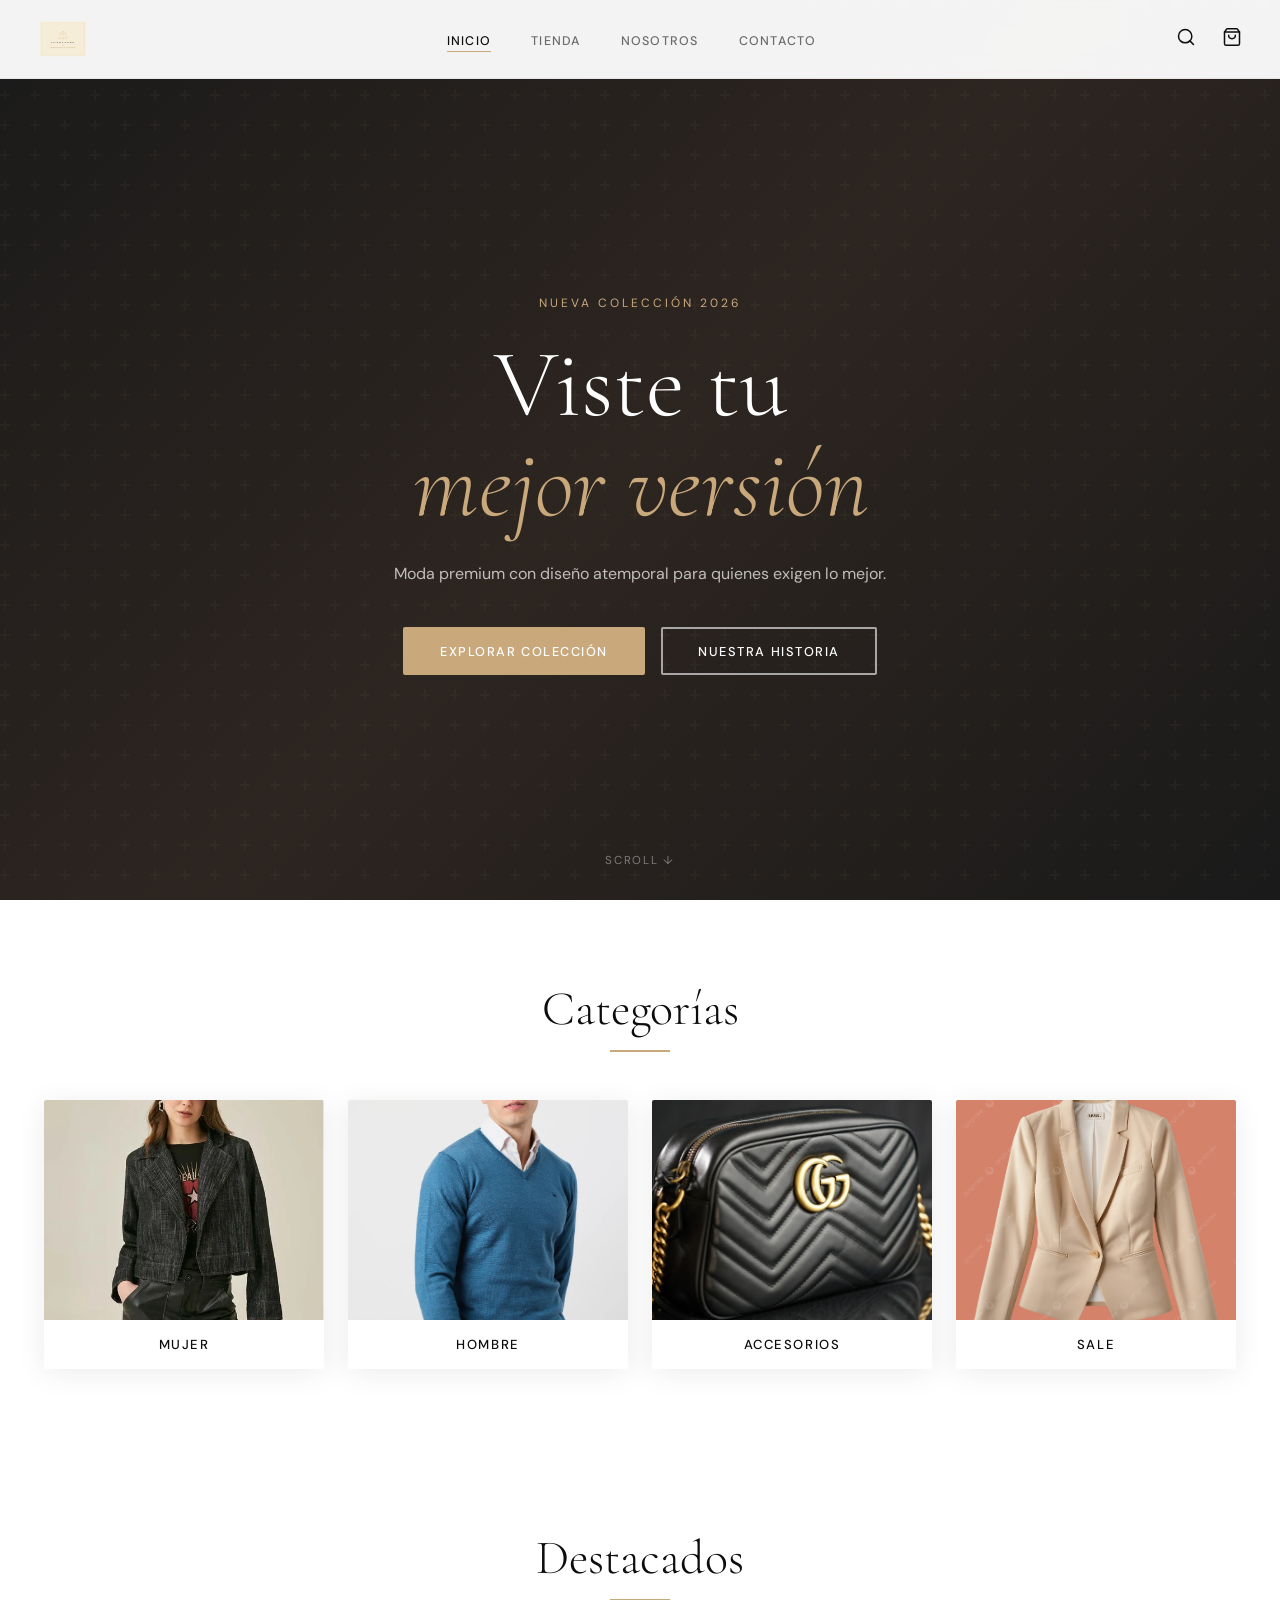
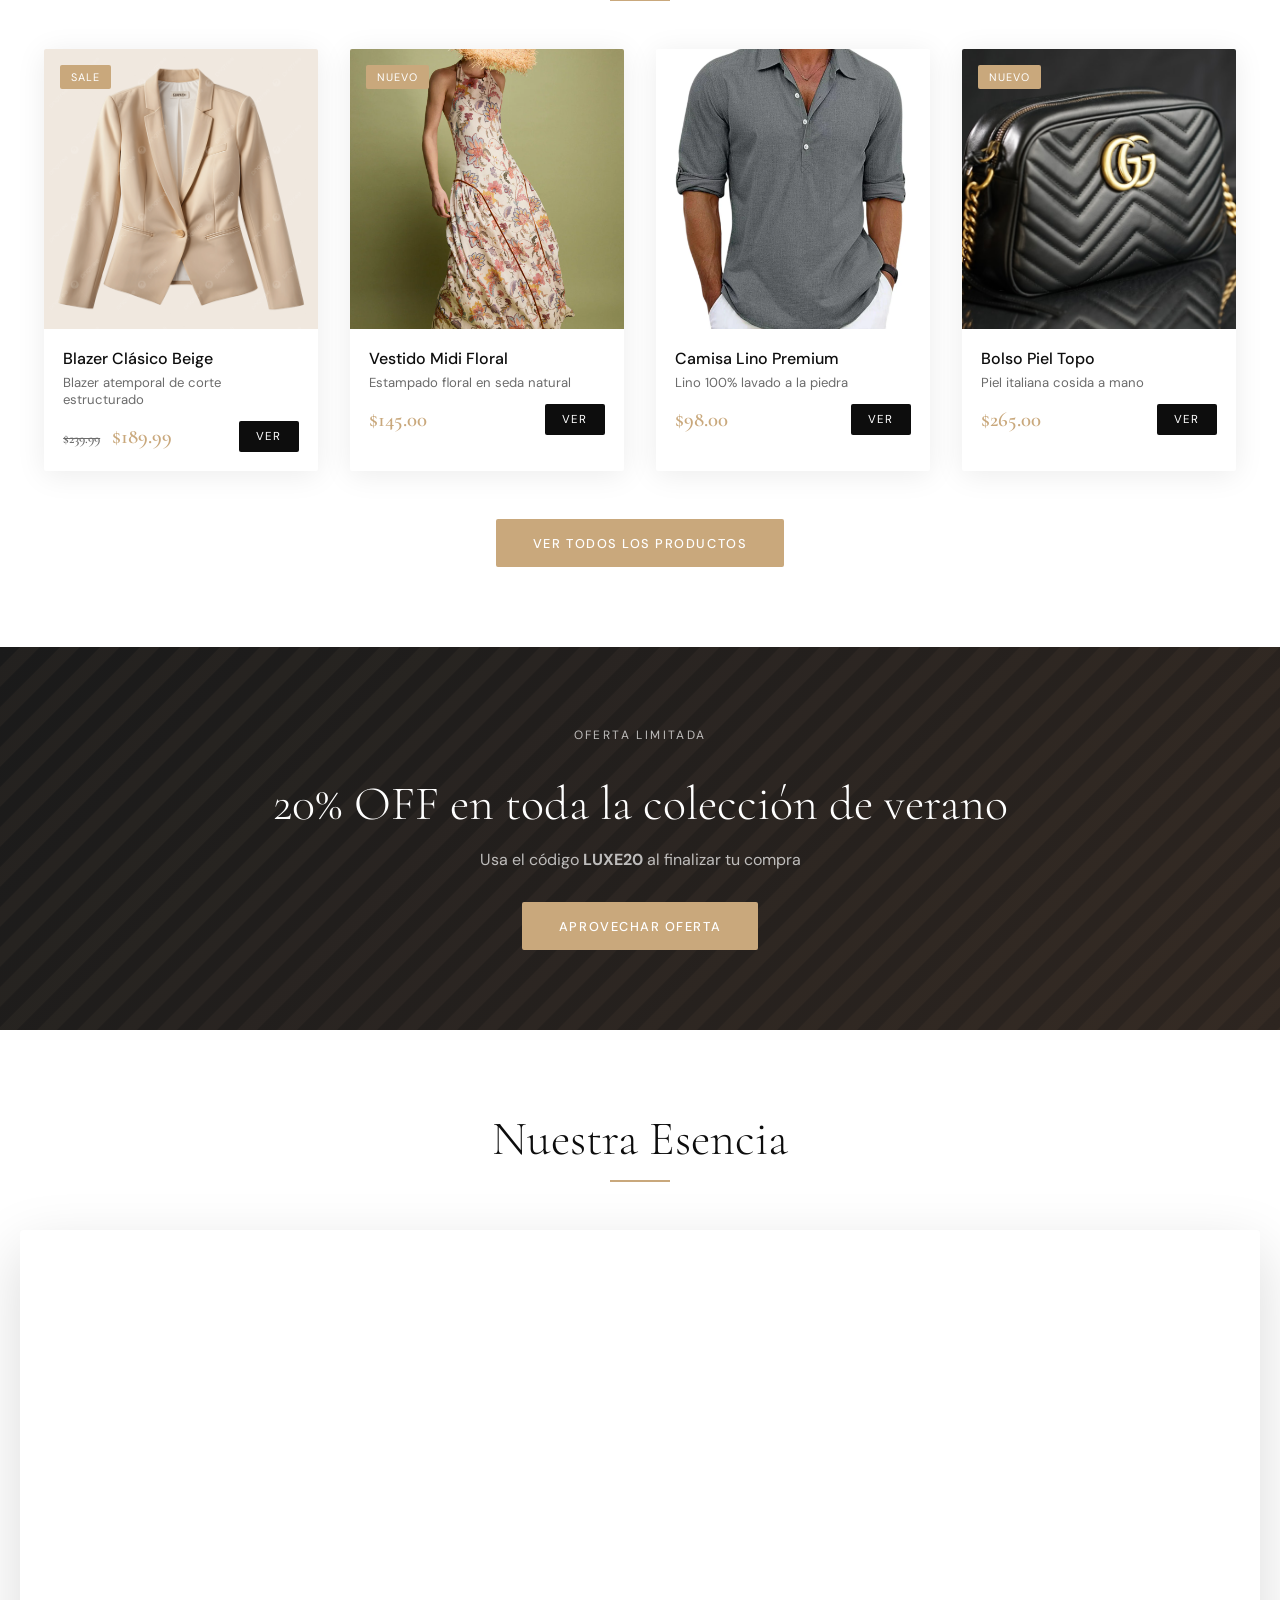
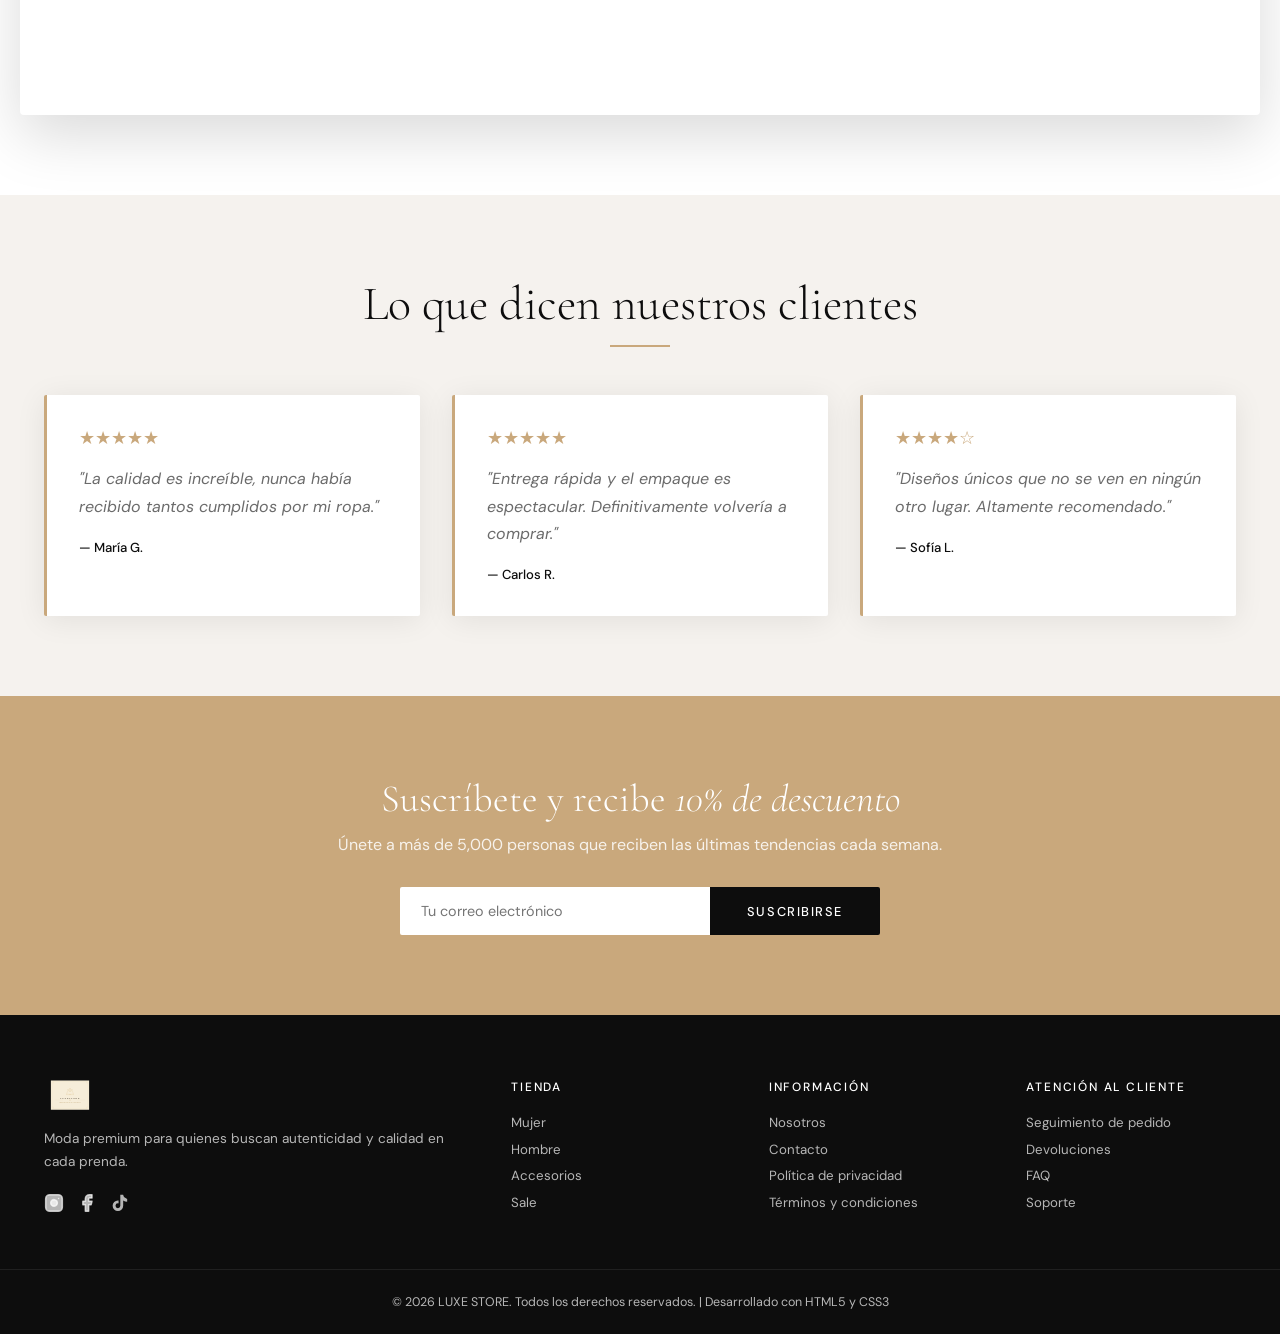
<file: luxestore_proyecto_final/luxestore_proyecto/index.html>
<!DOCTYPE html>
<html lang="es">
<head>
  <meta charset="UTF-8" />
  <meta name="viewport" content="width=device-width, initial-scale=1.0"/>
  <title>LUXE STORE – Moda Premium</title>
  <link rel="stylesheet" href="css/style.css"/>
  <link rel="preconnect" href="https://fonts.googleapis.com"/>
  <link rel="preconnect" href="https://fonts.gstatic.com" crossorigin/>
  <link href="https://fonts.googleapis.com/css2?family=Cormorant+Garamond:ital,wght@0,300;0,400;0,600;1,300;1,400&family=DM+Sans:wght@300;400;500&display=swap" rel="stylesheet"/>
</head>
<body>

  <!-- ===== NAVBAR ===== -->
  <nav class="navbar" id="navbar">
    <div class="nav-logo">
      <a href="index.html">
        <img src="luxestore_logo.svg" alt="LUXE STORE – Moda Premium"/>
      </a>
    </div>
    <ul class="nav-links">
      <li><a href="index.html" class="active">Inicio</a></li>
      <li><a href="pages/tienda.html">Tienda</a></li>
      <li><a href="pages/nosotros.html">Nosotros</a></li>
      <li><a href="pages/contacto.html">Contacto</a></li>
    </ul>
    <div class="nav-icons">
      <a href="pages/tienda.html" class="icon-btn" title="Ir a la tienda" aria-label="Tienda">
        <svg xmlns="http://www.w3.org/2000/svg" width="20" height="20" viewBox="0 0 24 24" fill="none" stroke="currentColor" stroke-width="1.8" stroke-linecap="round" stroke-linejoin="round"><circle cx="11" cy="11" r="8"/><line x1="21" y1="21" x2="16.65" y2="16.65"/></svg>
      </a>
      <a href="pages/tienda.html" class="icon-btn cart-btn" title="Ver tienda" aria-label="Tienda">
        <svg xmlns="http://www.w3.org/2000/svg" width="20" height="20" viewBox="0 0 24 24" fill="none" stroke="currentColor" stroke-width="1.8" stroke-linecap="round" stroke-linejoin="round"><path d="M6 2L3 6v14a2 2 0 002 2h14a2 2 0 002-2V6l-3-4z"/><line x1="3" y1="6" x2="21" y2="6"/><path d="M16 10a4 4 0 01-8 0"/></svg>
      </a>
      <button class="hamburger" id="hamburger" onclick="toggleMenu()" aria-label="Menú">
        <svg xmlns="http://www.w3.org/2000/svg" width="22" height="22" viewBox="0 0 24 24" fill="none" stroke="currentColor" stroke-width="2" stroke-linecap="round"><line x1="3" y1="6" x2="21" y2="6"/><line x1="3" y1="12" x2="21" y2="12"/><line x1="3" y1="18" x2="21" y2="18"/></svg>
      </button>
    </div>
  </nav>

  <!-- MOBILE MENU -->
  <div class="mobile-menu" id="mobileMenu">
    <a href="index.html">Inicio</a>
    <a href="pages/tienda.html">Tienda</a>
    <a href="pages/nosotros.html">Nosotros</a>
    <a href="pages/contacto.html">Contacto</a>
  </div>

  <!-- ===== HERO ===== -->
  <section class="hero" id="inicio">
    <div class="hero-bg"></div>
    <div class="hero-content">
      <p class="hero-tag">Nueva Colección 2026</p>
      <h1 class="hero-title">Viste tu<br/><em>mejor versión</em></h1>
      <p class="hero-sub">Moda premium con diseño atemporal para quienes exigen lo mejor.</p>
      <div class="hero-btns">
        <a href="pages/tienda.html" class="btn-primary">Explorar colección</a>
        <a href="pages/nosotros.html" class="btn-outline">Nuestra historia</a>
      </div>
    </div>
    <div class="hero-scroll">Scroll ↓</div>
  </section>

  <!-- ===== CATEGORÍAS ===== -->
  <section class="categories section" id="categorias">
    <div class="container">
      <h2 class="section-title">Categorías</h2>
      <div class="cat-grid">
        <article class="cat-card" onclick="location.href='pages/tienda.html'">
          <div class="cat-img" style="background:#c9a87c">
            <img src="img/cat-mujer.webp" alt="Categoría Mujer" onerror="this.style.display='none'"/>
          </div>
          <span>Mujer</span>
        </article>
        <article class="cat-card" onclick="location.href='pages/tienda.html'">
          <div class="cat-img" style="background:#7a8c6e">
            <img src="img/jersey-marino.webp" alt="Categoría Hombre" onerror="this.style.display='none'"/>
          </div>
          <span>Hombre</span>
        </article>
        <article class="cat-card" onclick="location.href='pages/tienda.html'">
          <div class="cat-img" style="background:#b5a3c7">
            <img src="img/producto-bolso-piel.jpg" alt="Categoría Accesorios" onerror="this.style.display='none'"/>
          </div>
          <span>Accesorios</span>
        </article>
        <article class="cat-card" onclick="location.href='pages/tienda.html'">
          <div class="cat-img" style="background:#d4826a">
            <img src="img/blazer-beige.png" alt="Categoría Sale" onerror="this.style.display='none'"/>
          </div>
          <span>Sale</span>
          
        </article>
      </div>
    </div>
  </section>

  <!-- ===== PRODUCTOS DESTACADOS (estáticos) ===== -->
  <section class="featured section" id="destacados">
    <div class="container">
      <h2 class="section-title">Destacados</h2>
      <div class="products-grid">

        <!-- Producto 1 -->
        <article class="product-card animate">
          <div class="product-img" style="background:#f0e8df">
            <span class="product-badge">Sale</span>
            <img src="img/blazer-beige.png" alt="Blazer Clásico Beige"/>
          </div>
          <div class="product-info">
            <h3>Blazer Clásico Beige</h3>
            <p>Blazer atemporal de corte estructurado</p>
            <div class="product-footer">
              <div class="product-price">
                <span class="old-price">$239.99</span>
                $189.99
              </div>
              <a href="pages/tienda.html" class="add-to-cart-btn">Ver</a>
            </div>
          </div>
        </article>

        <!-- Producto 2 -->
        <article class="product-card animate">
          <div class="product-img" style="background:#f0e8df">
            <span class="product-badge">Nuevo</span>
            <img src="img/Vestido_midi.webp" alt="Vestido Midi Floral"/>
          </div>
          <div class="product-info">
            <h3>Vestido Midi Floral</h3>
            <p>Estampado floral en seda natural</p>
            <div class="product-footer">
              <div class="product-price">$145.00</div>
              <a href="pages/tienda.html" class="add-to-cart-btn">Ver</a>
            </div>
          </div>
        </article>

        <!-- Producto 3 -->
        <article class="product-card animate">
          <div class="product-img" style="background:#e8ede5">
            <img src="img/camisa-lino.webp" alt="Camisa Lino Premium"/>
          </div>
          <div class="product-info">
            <h3>Camisa Lino Premium</h3>
            <p>Lino 100% lavado a la piedra</p>
            <div class="product-footer">
              <div class="product-price">$98.00</div>
              <a href="pages/tienda.html" class="add-to-cart-btn">Ver</a>
            </div>
          </div>
        </article>

        <!-- Producto 4 -->
        <article class="product-card animate">
          <div class="product-img" style="background:#ece7f0">
            <span class="product-badge">Nuevo</span>
            <img src="img/producto-bolso-piel.jpg" alt="Bolso Piel Topo"/>
          </div>
          <div class="product-info">
            <h3>Bolso Piel Topo</h3>
            <p>Piel italiana cosida a mano</p>
            <div class="product-footer">
              <div class="product-price">$265.00</div>
              <a href="pages/tienda.html" class="add-to-cart-btn">Ver</a>
            </div>
          </div>
        </article>

      </div>
      <div style="text-align:center;margin-top:3rem;">
        <a href="pages/tienda.html" class="btn-primary">Ver todos los productos</a>
      </div>
    </div>
  </section>

  <!-- ===== BANNER PROMO ===== -->
  <section class="promo-banner" id="promo">
    <div class="promo-content">
      <p class="promo-tag">Oferta limitada</p>
      <h2>20% OFF en toda la colección de verano</h2>
      <p>Usa el código <strong>LUXE20</strong> al finalizar tu compra</p>
      <a href="pages/tienda.html" class="btn-primary">Aprovechar oferta</a>
    </div>
  </section>

  <!-- ===== VIDEO ===== -->
  <section class="section container" id="esencia">
    <h2 class="section-title">Nuestra Esencia</h2>
    <div class="video-wrapper">
      <iframe
        width="100%" height="480"
        src="https://www.youtube.com/embed/dQw4w9WgXcQ"
        title="Video institucional LUXE STORE"
        frameborder="0"
        allow="accelerometer; autoplay; clipboard-write; encrypted-media; gyroscope; picture-in-picture"
        allowfullscreen>
      </iframe>
    </div>
  </section>

  <!-- ===== TESTIMONIOS ===== -->
  <section class="testimonials section" id="testimonios">
    <div class="container">
      <h2 class="section-title">Lo que dicen nuestros clientes</h2>
      <div class="test-grid">
        <article class="test-card">
          <div class="stars">★★★★★</div>
          <p>"La calidad es increíble, nunca había recibido tantos cumplidos por mi ropa."</p>
          <span>— María G.</span>
        </article>
        <article class="test-card">
          <div class="stars">★★★★★</div>
          <p>"Entrega rápida y el empaque es espectacular. Definitivamente volvería a comprar."</p>
          <span>— Carlos R.</span>
        </article>
        <article class="test-card">
          <div class="stars">★★★★☆</div>
          <p>"Diseños únicos que no se ven en ningún otro lugar. Altamente recomendado."</p>
          <span>— Sofía L.</span>
        </article>
      </div>
    </div>
  </section>

  <!-- ===== NEWSLETTER ===== -->
  <section class="newsletter section" id="newsletter">
    <div class="container newsletter-inner">
      <h2>Suscríbete y recibe <em>10% de descuento</em></h2>
      <p>Únete a más de 5,000 personas que reciben las últimas tendencias cada semana.</p>
      <form class="newsletter-form" action="#" method="post" onsubmit="this.reset(); alert('¡Gracias por suscribirte!'); return false;">
        <input type="email" name="email" placeholder="Tu correo electrónico" required/>
        <button type="submit" class="btn-primary">Suscribirse</button>
      </form>
    </div>
  </section>

  <!-- ===== FOOTER ===== -->
  <footer class="footer">
    <div class="container footer-grid">
      <div class="footer-brand">
        <div class="nav-logo">
          <a href="index.html">
            <img src="luxestore_logo.svg" alt="LUXE STORE"/>
          </a>
        </div>
        <p>Moda premium para quienes buscan autenticidad y calidad en cada prenda.</p>
        <div class="social-links">
          <a href="https://instagram.com" target="_blank" rel="noopener" aria-label="Instagram">
            <svg xmlns="http://www.w3.org/2000/svg" width="20" height="20" viewBox="0 0 24 24" fill="none" stroke="currentColor" stroke-width="1.8" stroke-linecap="round" stroke-linejoin="round"><rect x="2" y="2" width="20" height="20" rx="5" ry="5"/><path d="M16 11.37A4 4 0 1112.63 8 4 4 0 0116 11.37z"/><line x1="17.5" y1="6.5" x2="17.51" y2="6.5"/></svg>
          </a>
          <a href="https://facebook.com" target="_blank" rel="noopener" aria-label="Facebook">
            <svg xmlns="http://www.w3.org/2000/svg" width="20" height="20" viewBox="0 0 24 24" fill="none" stroke="currentColor" stroke-width="1.8" stroke-linecap="round" stroke-linejoin="round"><path d="M18 2h-3a5 5 0 00-5 5v3H7v4h3v8h4v-8h3l1-4h-4V7a1 1 0 011-1h3z"/></svg>
          </a>
          <a href="https://tiktok.com" target="_blank" rel="noopener" aria-label="TikTok">
            <svg xmlns="http://www.w3.org/2000/svg" width="20" height="20" viewBox="0 0 24 24" fill="currentColor"><path d="M19.59 6.69a4.83 4.83 0 01-3.77-4.25V2h-3.45v13.67a2.89 2.89 0 01-2.88 2.5 2.89 2.89 0 01-2.89-2.89 2.89 2.89 0 012.89-2.89c.28 0 .54.04.79.1V9.01a6.27 6.27 0 00-.79-.05 6.34 6.34 0 00-6.34 6.34 6.34 6.34 0 006.34 6.34 6.34 6.34 0 006.33-6.34V9.07a8.16 8.16 0 004.77 1.52V7.14a4.85 4.85 0 01-1-.45z"/></svg>
          </a>
        </div>
      </div>
      <div class="footer-col">
        <h4>Tienda</h4>
        <a href="pages/tienda.html">Mujer</a>
        <a href="pages/tienda.html">Hombre</a>
        <a href="pages/tienda.html">Accesorios</a>
        <a href="pages/tienda.html">Sale</a>
      </div>
      <div class="footer-col">
        <h4>Información</h4>
        <a href="pages/nosotros.html">Nosotros</a>
        <a href="pages/contacto.html">Contacto</a>
        <a href="#">Política de privacidad</a>
        <a href="#">Términos y condiciones</a>
      </div>
      <div class="footer-col">
        <h4>Atención al cliente</h4>
        <a href="#">Seguimiento de pedido</a>
        <a href="#">Devoluciones</a>
        <a href="#">FAQ</a>
        <a href="pages/contacto.html">Soporte</a>
      </div>
    </div>
    <div class="footer-bottom">
      <p>© 2026 LUXE STORE. Todos los derechos reservados. | Desarrollado con HTML5 y CSS3</p>
    </div>
  </footer>

  <script src="js/main.js"></script>
</body>
</html>
</file>
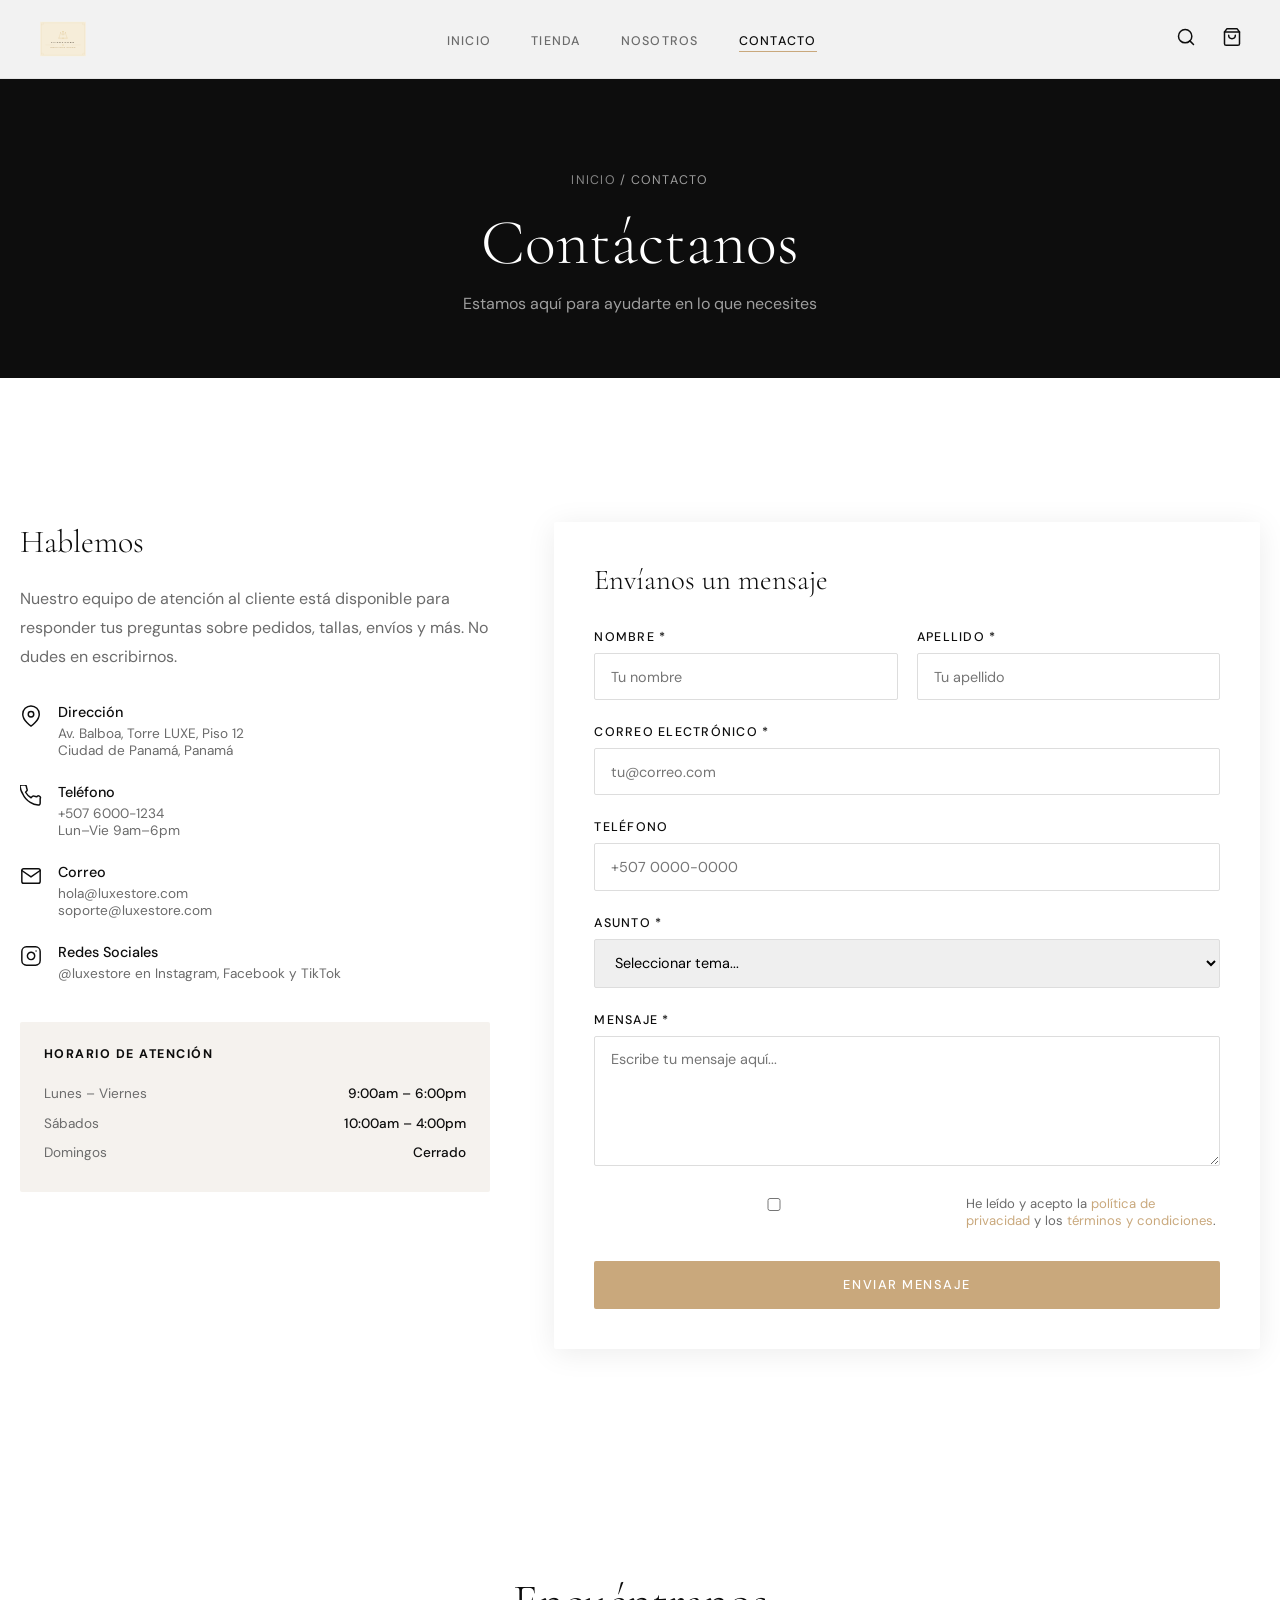
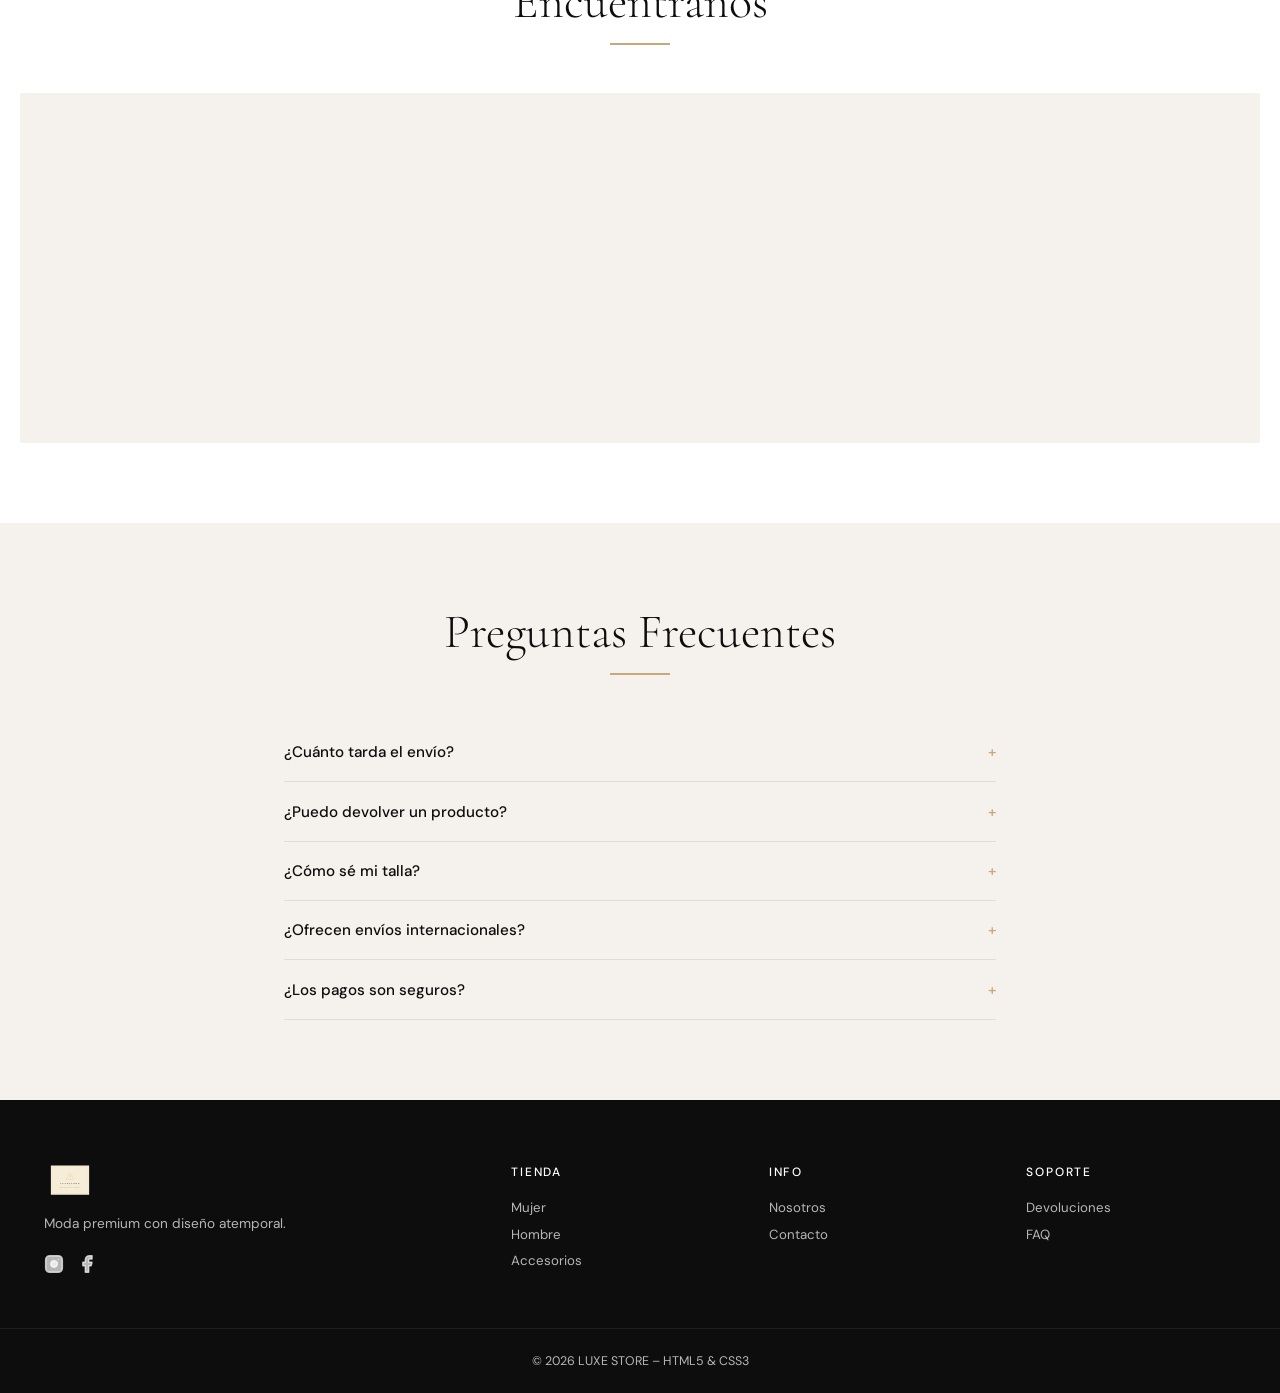
<file: luxestore_proyecto_final/luxestore_proyecto/pages/contacto.html>
<!DOCTYPE html>
<html lang="es">
<head>
  <meta charset="UTF-8"/>
  <meta name="viewport" content="width=device-width, initial-scale=1.0"/>
  <title>Contacto – LUXE STORE</title>
  <link rel="stylesheet" href="../css/style.css"/>
  <link href="https://fonts.googleapis.com/css2?family=Cormorant+Garamond:ital,wght@0,300;0,400;0,600;1,300;1,400&family=DM+Sans:wght@300;400;500&display=swap" rel="stylesheet"/>
</head>
<body>

  <!-- ===== NAVBAR ===== -->
  <nav class="navbar" id="navbar">
    <div class="nav-logo">
      <a href="../index.html">
        <img src="../luxestore_logo.svg" alt="LUXE STORE"/>
      </a>
    </div>
    <ul class="nav-links">
      <li><a href="../index.html">Inicio</a></li>
      <li><a href="tienda.html">Tienda</a></li>
      <li><a href="nosotros.html">Nosotros</a></li>
      <li><a href="contacto.html" class="active">Contacto</a></li>
    </ul>
    <div class="nav-icons">
      <a href="tienda.html" class="icon-btn" aria-label="Tienda">
        <svg xmlns="http://www.w3.org/2000/svg" width="20" height="20" viewBox="0 0 24 24" fill="none" stroke="currentColor" stroke-width="1.8" stroke-linecap="round" stroke-linejoin="round"><circle cx="11" cy="11" r="8"/><line x1="21" y1="21" x2="16.65" y2="16.65"/></svg>
      </a>
      <a href="tienda.html" class="icon-btn cart-btn" aria-label="Tienda">
        <svg xmlns="http://www.w3.org/2000/svg" width="20" height="20" viewBox="0 0 24 24" fill="none" stroke="currentColor" stroke-width="1.8" stroke-linecap="round" stroke-linejoin="round"><path d="M6 2L3 6v14a2 2 0 002 2h14a2 2 0 002-2V6l-3-4z"/><line x1="3" y1="6" x2="21" y2="6"/><path d="M16 10a4 4 0 01-8 0"/></svg>
      </a>
      <button class="hamburger" id="hamburger" onclick="toggleMenu()" aria-label="Menú">
        <svg xmlns="http://www.w3.org/2000/svg" width="22" height="22" viewBox="0 0 24 24" fill="none" stroke="currentColor" stroke-width="2" stroke-linecap="round"><line x1="3" y1="6" x2="21" y2="6"/><line x1="3" y1="12" x2="21" y2="12"/><line x1="3" y1="18" x2="21" y2="18"/></svg>
      </button>
    </div>
  </nav>

  <div class="mobile-menu" id="mobileMenu">
    <a href="../index.html">Inicio</a>
    <a href="tienda.html">Tienda</a>
    <a href="nosotros.html">Nosotros</a>
    <a href="contacto.html">Contacto</a>
  </div>

  <!-- PAGE HEADER -->
  <div class="page-header">
    <p class="breadcrumb"><a href="../index.html">Inicio</a> / Contacto</p>
    <h1>Contáctanos</h1>
    <p>Estamos aquí para ayudarte en lo que necesites</p>
  </div>

  <!-- ===== CONTACT SECTION ===== -->
  <section class="section" id="contacto">
    <div class="container contact-grid">

      <!-- INFO -->
      <aside>
        <h2 class="animate" style="font-family:var(--font-display);font-size:2rem;font-weight:300;margin-bottom:1.5rem;">Hablemos</h2>
        <p class="animate" style="color:var(--gray);line-height:1.8;margin-bottom:2rem;">
          Nuestro equipo de atención al cliente está disponible para responder tus preguntas sobre pedidos, tallas, envíos y más. No dudes en escribirnos.
        </p>

        <div class="contact-item animate">
          <div class="contact-icon">
            <svg xmlns="http://www.w3.org/2000/svg" width="22" height="22" viewBox="0 0 24 24" fill="none" stroke="currentColor" stroke-width="1.6" stroke-linecap="round" stroke-linejoin="round"><path d="M21 10c0 7-9 13-9 13s-9-6-9-13a9 9 0 0118 0z"/><circle cx="12" cy="10" r="3"/></svg>
          </div>
          <div class="contact-detail">
            <h4>Dirección</h4>
            <p>Av. Balboa, Torre LUXE, Piso 12<br/>Ciudad de Panamá, Panamá</p>
          </div>
        </div>

        <div class="contact-item animate">
          <div class="contact-icon">
            <svg xmlns="http://www.w3.org/2000/svg" width="22" height="22" viewBox="0 0 24 24" fill="none" stroke="currentColor" stroke-width="1.6" stroke-linecap="round" stroke-linejoin="round"><path d="M22 16.92v3a2 2 0 01-2.18 2 19.79 19.79 0 01-8.63-3.07A19.5 19.5 0 013.07 9.8 19.79 19.79 0 01.02 1.18 2 2 0 012 0h3a2 2 0 012 1.72 12.84 12.84 0 00.7 2.81 2 2 0 01-.45 2.11L6.09 7.91a16 16 0 006 6l1.27-1.27a2 2 0 012.11-.45 12.84 12.84 0 002.81.7A2 2 0 0122 14.92v2z"/></svg>
          </div>
          <div class="contact-detail">
            <h4>Teléfono</h4>
            <p>+507 6000-1234<br/>Lun–Vie 9am–6pm</p>
          </div>
        </div>

        <div class="contact-item animate">
          <div class="contact-icon">
            <svg xmlns="http://www.w3.org/2000/svg" width="22" height="22" viewBox="0 0 24 24" fill="none" stroke="currentColor" stroke-width="1.6" stroke-linecap="round" stroke-linejoin="round"><path d="M4 4h16c1.1 0 2 .9 2 2v12c0 1.1-.9 2-2 2H4c-1.1 0-2-.9-2-2V6c0-1.1.9-2 2-2z"/><polyline points="22,6 12,13 2,6"/></svg>
          </div>
          <div class="contact-detail">
            <h4>Correo</h4>
            <p>hola@luxestore.com<br/>soporte@luxestore.com</p>
          </div>
        </div>

        <div class="contact-item animate">
          <div class="contact-icon">
            <svg xmlns="http://www.w3.org/2000/svg" width="22" height="22" viewBox="0 0 24 24" fill="none" stroke="currentColor" stroke-width="1.6" stroke-linecap="round" stroke-linejoin="round"><rect x="2" y="2" width="20" height="20" rx="5" ry="5"/><path d="M16 11.37A4 4 0 1112.63 8 4 4 0 0116 11.37z"/><line x1="17.5" y1="6.5" x2="17.51" y2="6.5"/></svg>
          </div>
          <div class="contact-detail">
            <h4>Redes Sociales</h4>
            <p>@luxestore en Instagram, Facebook y TikTok</p>
          </div>
        </div>

        <!-- HORARIO -->
        <div class="animate" style="margin-top:2.5rem;padding:1.5rem;background:var(--light);border-radius:2px;">
          <h4 style="font-size:0.78rem;letter-spacing:0.12em;text-transform:uppercase;margin-bottom:1rem;">Horario de atención</h4>
          <table style="width:100%;font-size:0.85rem;border-collapse:collapse;">
            <tbody>
              <tr><td style="padding:0.4rem 0;color:var(--gray);">Lunes – Viernes</td><td style="text-align:right;font-weight:500;">9:00am – 6:00pm</td></tr>
              <tr><td style="padding:0.4rem 0;color:var(--gray);">Sábados</td><td style="text-align:right;font-weight:500;">10:00am – 4:00pm</td></tr>
              <tr><td style="padding:0.4rem 0;color:var(--gray);">Domingos</td><td style="text-align:right;font-weight:500;">Cerrado</td></tr>
            </tbody>
          </table>
        </div>
      </aside>

      <!-- ===== FORMULARIO DE CONTACTO ===== -->
      <div class="animate">
        <div style="background:white;padding:2.5rem;box-shadow:var(--shadow);border-radius:2px;">
          <h3 style="font-family:var(--font-display);font-size:1.8rem;font-weight:300;margin-bottom:2rem;">Envíanos un mensaje</h3>

          <form class="contact-form" id="contactForm" action="#" method="post" novalidate
                onsubmit="
                  event.preventDefault();
                  document.getElementById('contactForm').style.display='none';
                  document.getElementById('successMsg').style.display='block';
                ">

            <div class="form-row">
              <div class="form-group">
                <label for="nombre">Nombre *</label>
                <input type="text" id="nombre" name="nombre" placeholder="Tu nombre" required
                       minlength="2" autocomplete="given-name"/>
              </div>
              <div class="form-group">
                <label for="apellido">Apellido *</label>
                <input type="text" id="apellido" name="apellido" placeholder="Tu apellido" required
                       minlength="2" autocomplete="family-name"/>
              </div>
            </div>

            <div class="form-group">
              <label for="email">Correo electrónico *</label>
              <input type="email" id="email" name="email" placeholder="tu@correo.com" required
                     autocomplete="email"/>
            </div>

            <div class="form-group">
              <label for="telefono">Teléfono</label>
              <input type="tel" id="telefono" name="telefono" placeholder="+507 0000-0000"
                     autocomplete="tel" pattern="[\+\d\s\-]{7,20}"/>
            </div>

            <div class="form-group">
              <label for="asunto">Asunto *</label>
              <select id="asunto" name="asunto" required>
                <option value="">Seleccionar tema...</option>
                <option value="pedido">Consulta sobre pedido</option>
                <option value="envio">Envíos y entrega</option>
                <option value="devolucion">Devoluciones</option>
                <option value="producto">Información de producto</option>
                <option value="otro">Otro</option>
              </select>
            </div>

            <div class="form-group">
              <label for="mensaje">Mensaje *</label>
              <textarea id="mensaje" name="mensaje" placeholder="Escribe tu mensaje aquí..."
                        required minlength="10" rows="5"></textarea>
            </div>

            <div class="form-group" style="display:flex;align-items:flex-start;gap:0.75rem;">
              <input type="checkbox" id="privacidad" name="privacidad" required
                     style="margin-top:3px;accent-color:var(--gold);"/>
              <label for="privacidad" style="font-size:0.82rem;color:var(--gray);text-transform:none;letter-spacing:0;font-weight:400;">
                He leído y acepto la <a href="#" style="color:var(--gold);">política de privacidad</a> y los <a href="#" style="color:var(--gold);">términos y condiciones</a>.
              </label>
            </div>

            <button type="submit" class="btn-primary" style="width:100%;">
              Enviar mensaje
            </button>

          </form>

          <!-- MENSAJE DE ÉXITO -->
          <div id="successMsg" style="display:none;text-align:center;padding:2rem;">
            <svg xmlns="http://www.w3.org/2000/svg" width="56" height="56" viewBox="0 0 24 24" fill="none" stroke="var(--gold)" stroke-width="1.5" stroke-linecap="round" stroke-linejoin="round" style="margin-bottom:1rem;"><path d="M22 11.08V12a10 10 0 11-5.93-9.14"/><polyline points="22 4 12 14.01 9 11.01"/></svg>
            <h3 style="font-family:var(--font-display);font-size:1.8rem;font-weight:300;margin-bottom:0.75rem;">¡Mensaje enviado!</h3>
            <p style="color:var(--gray);">Gracias por contactarnos. Te responderemos en menos de 24 horas.</p>
            <button onclick="
              document.getElementById('contactForm').reset();
              document.getElementById('contactForm').style.display='block';
              document.getElementById('successMsg').style.display='none';
            " class="btn-primary" style="margin-top:1.5rem;">Enviar otro mensaje</button>
          </div>

        </div>
      </div>

    </div>
  </section>

  <!-- ===== MAPA ===== -->
  <section class="section container" id="mapa">
    <h2 class="section-title">Encuéntranos</h2>
    <div class="map-wrapper animate">
      <iframe
        src="https://www.google.com/maps/embed?pb=!1m18!1m12!1m3!1d31453.557474396854!2d-79.53601!3d8.9936!2m3!1f0!2f0!3f0!3m2!1i1024!2i768!4f13.1!3m3!1m2!1s0x8faca8f19a88e99b%3A0x7cf05bfbf7f7b4c0!2sPanama%20City!5e0!3m2!1ses!2spa!4v1600000000000"
        title="Ubicación de LUXE STORE en Ciudad de Panamá"
        style="width:100%;height:100%;border:0;" allowfullscreen loading="lazy">
      </iframe>
    </div>
  </section>

  <!-- ===== FAQ (estático) ===== -->
  <section class="section" style="background:var(--light);" id="faq">
    <div class="container" style="max-width:760px;">
      <h2 class="section-title">Preguntas Frecuentes</h2>

      <details class="animate" style="border-bottom:1px solid #ddd;padding:1.2rem 0;">
        <summary style="font-size:0.95rem;font-weight:500;cursor:pointer;list-style:none;display:flex;justify-content:space-between;">
          ¿Cuánto tarda el envío? <span style="color:var(--gold);">+</span>
        </summary>
        <p style="padding:0.8rem 0 0;color:var(--gray);line-height:1.7;font-size:0.9rem;">Los pedidos estándar tardan 3–5 días hábiles. Envío express disponible en 24–48 horas con costo adicional.</p>
      </details>

      <details class="animate" style="border-bottom:1px solid #ddd;padding:1.2rem 0;">
        <summary style="font-size:0.95rem;font-weight:500;cursor:pointer;list-style:none;display:flex;justify-content:space-between;">
          ¿Puedo devolver un producto? <span style="color:var(--gold);">+</span>
        </summary>
        <p style="padding:0.8rem 0 0;color:var(--gray);line-height:1.7;font-size:0.9rem;">Sí, aceptamos devoluciones dentro de los 30 días posteriores a la compra, siempre que el artículo esté en perfectas condiciones con su empaque original.</p>
      </details>

      <details class="animate" style="border-bottom:1px solid #ddd;padding:1.2rem 0;">
        <summary style="font-size:0.95rem;font-weight:500;cursor:pointer;list-style:none;display:flex;justify-content:space-between;">
          ¿Cómo sé mi talla? <span style="color:var(--gold);">+</span>
        </summary>
        <p style="padding:0.8rem 0 0;color:var(--gray);line-height:1.7;font-size:0.9rem;">Cada producto incluye una guía de tallas detallada. Si tienes dudas, contáctanos y te asesoramos personalmente.</p>
      </details>

      <details class="animate" style="border-bottom:1px solid #ddd;padding:1.2rem 0;">
        <summary style="font-size:0.95rem;font-weight:500;cursor:pointer;list-style:none;display:flex;justify-content:space-between;">
          ¿Ofrecen envíos internacionales? <span style="color:var(--gold);">+</span>
        </summary>
        <p style="padding:0.8rem 0 0;color:var(--gray);line-height:1.7;font-size:0.9rem;">Enviamos a más de 18 países de Latinoamérica y el Caribe. Consulta las tarifas en el proceso de compra.</p>
      </details>

      <details class="animate" style="border-bottom:1px solid #ddd;padding:1.2rem 0;">
        <summary style="font-size:0.95rem;font-weight:500;cursor:pointer;list-style:none;display:flex;justify-content:space-between;">
          ¿Los pagos son seguros? <span style="color:var(--gold);">+</span>
        </summary>
        <p style="padding:0.8rem 0 0;color:var(--gray);line-height:1.7;font-size:0.9rem;">Sí, utilizamos cifrado SSL y procesadores de pago certificados. Nunca almacenamos datos de tarjetas.</p>
      </details>

    </div>
  </section>

  <!-- FOOTER -->
  <footer class="footer">
    <div class="container footer-grid">
      <div class="footer-brand">
        <div class="nav-logo"><a href="../index.html"><img src="../luxestore_logo.svg" alt="LUXE STORE"/></a></div>
        <p>Moda premium con diseño atemporal.</p>
        <div class="social-links">
          <a href="https://instagram.com" target="_blank" rel="noopener" aria-label="Instagram">
            <svg xmlns="http://www.w3.org/2000/svg" width="20" height="20" viewBox="0 0 24 24" fill="none" stroke="currentColor" stroke-width="1.8" stroke-linecap="round" stroke-linejoin="round"><rect x="2" y="2" width="20" height="20" rx="5" ry="5"/><path d="M16 11.37A4 4 0 1112.63 8 4 4 0 0116 11.37z"/><line x1="17.5" y1="6.5" x2="17.51" y2="6.5"/></svg>
          </a>
          <a href="https://facebook.com" target="_blank" rel="noopener" aria-label="Facebook">
            <svg xmlns="http://www.w3.org/2000/svg" width="20" height="20" viewBox="0 0 24 24" fill="none" stroke="currentColor" stroke-width="1.8" stroke-linecap="round" stroke-linejoin="round"><path d="M18 2h-3a5 5 0 00-5 5v3H7v4h3v8h4v-8h3l1-4h-4V7a1 1 0 011-1h3z"/></svg>
          </a>
        </div>
      </div>
      <div class="footer-col"><h4>Tienda</h4><a href="tienda.html">Mujer</a><a href="tienda.html">Hombre</a><a href="tienda.html">Accesorios</a></div>
      <div class="footer-col"><h4>Info</h4><a href="nosotros.html">Nosotros</a><a href="contacto.html">Contacto</a></div>
      <div class="footer-col"><h4>Soporte</h4><a href="#">Devoluciones</a><a href="#">FAQ</a></div>
    </div>
    <div class="footer-bottom"><p>© 2026 LUXE STORE – HTML5 &amp; CSS3</p></div>
  </footer>

  <script src="../js/main.js"></script>
</body>
</html>
</file>
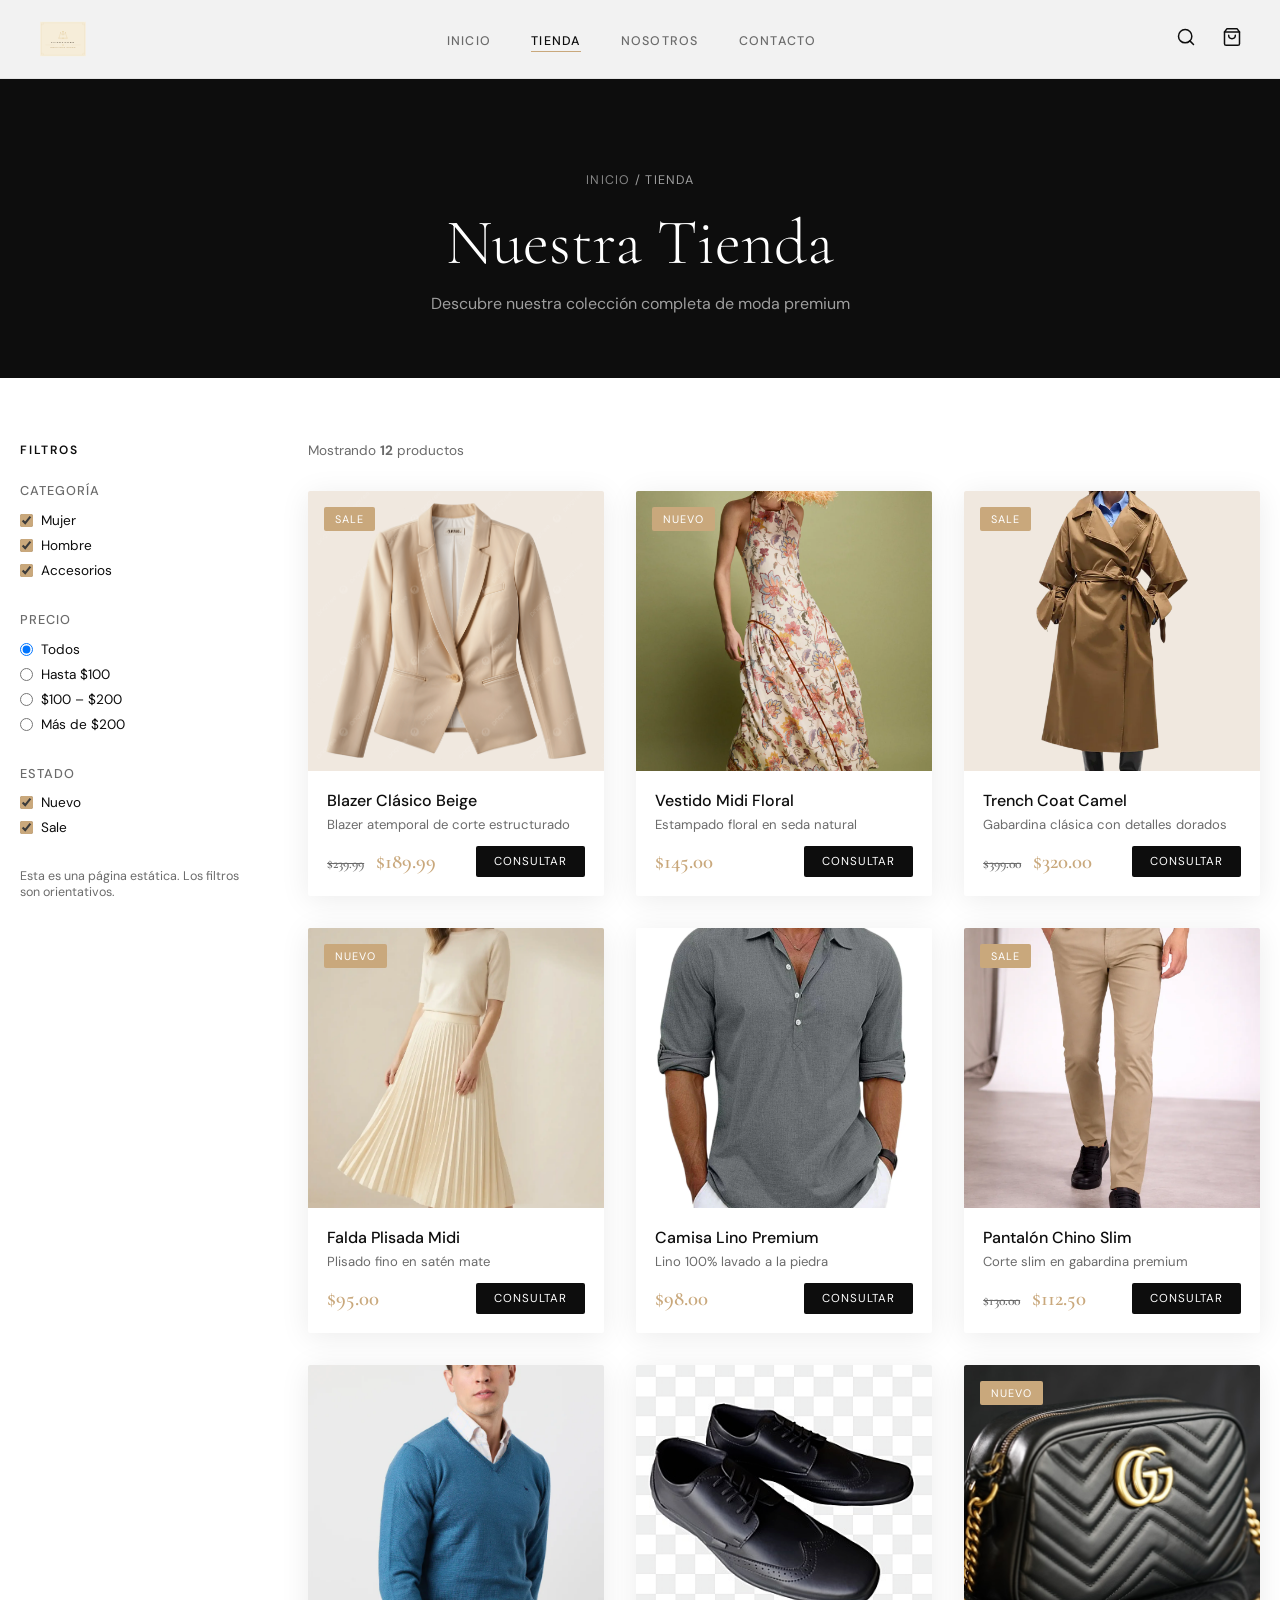
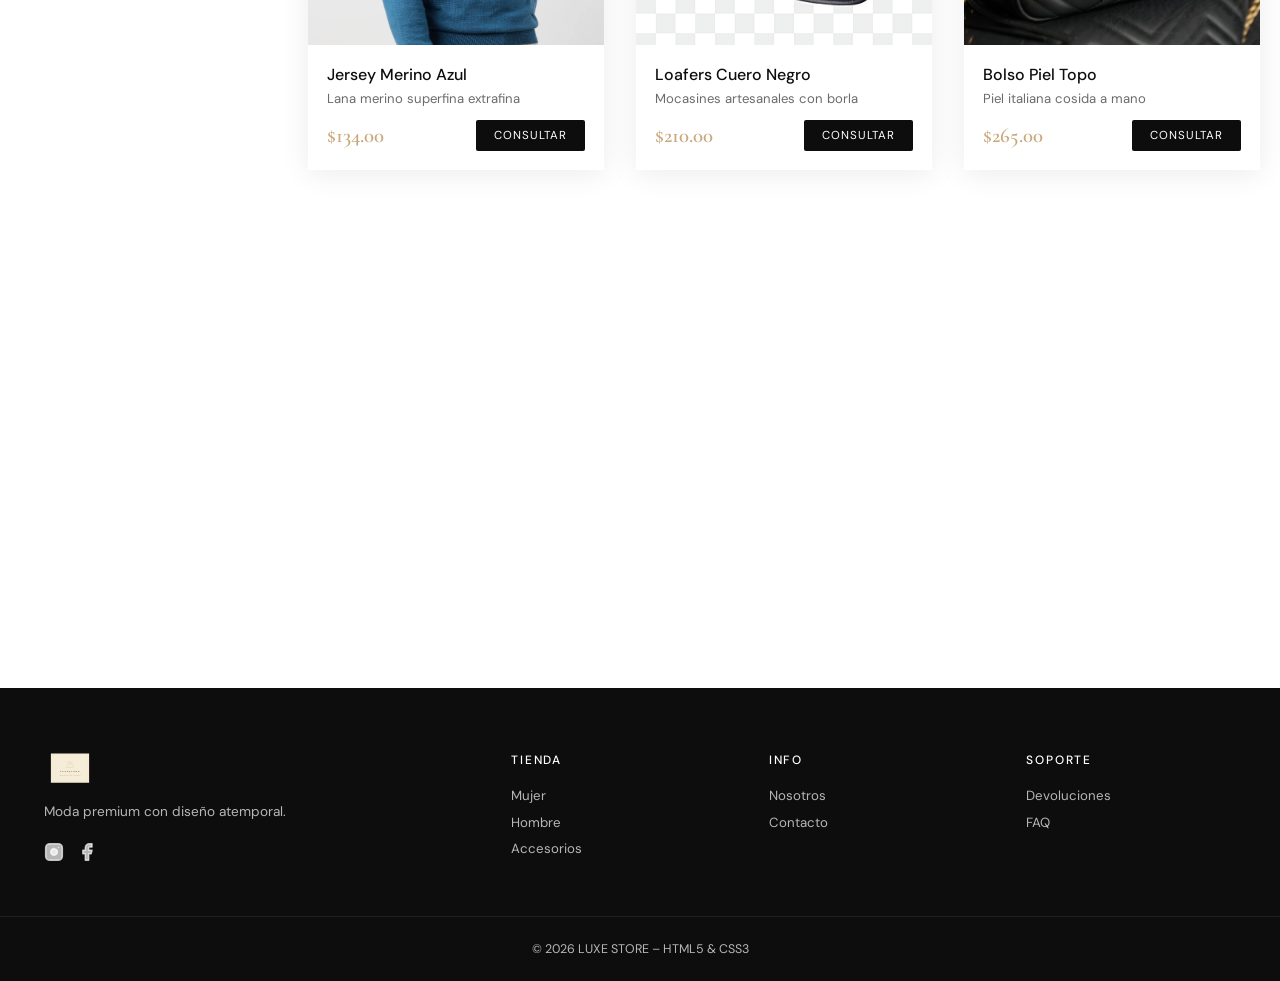
<file: luxestore_proyecto_final/luxestore_proyecto/pages/tienda.html>
<!DOCTYPE html>
<html lang="es">
<head>
  <meta charset="UTF-8"/>
  <meta name="viewport" content="width=device-width, initial-scale=1.0"/>
  <title>Tienda – LUXE STORE</title>
  <link rel="stylesheet" href="../css/style.css"/>
  <link href="https://fonts.googleapis.com/css2?family=Cormorant+Garamond:ital,wght@0,300;0,400;0,600;1,300;1,400&family=DM+Sans:wght@300;400;500&display=swap" rel="stylesheet"/>
</head>
<body>

  <!-- ===== NAVBAR ===== -->
  <nav class="navbar" id="navbar">
    <div class="nav-logo">
      <a href="../index.html">
        <img src="../luxestore_logo.svg" alt="LUXE STORE"/>
      </a>
    </div>
    <ul class="nav-links">
      <li><a href="../index.html">Inicio</a></li>
      <li><a href="tienda.html" class="active">Tienda</a></li>
      <li><a href="nosotros.html">Nosotros</a></li>
      <li><a href="contacto.html">Contacto</a></li>
    </ul>
    <div class="nav-icons">
      <a href="tienda.html" class="icon-btn" aria-label="Tienda">
        <svg xmlns="http://www.w3.org/2000/svg" width="20" height="20" viewBox="0 0 24 24" fill="none" stroke="currentColor" stroke-width="1.8" stroke-linecap="round" stroke-linejoin="round"><circle cx="11" cy="11" r="8"/><line x1="21" y1="21" x2="16.65" y2="16.65"/></svg>
      </a>
      <a href="tienda.html" class="icon-btn cart-btn" aria-label="Tienda">
        <svg xmlns="http://www.w3.org/2000/svg" width="20" height="20" viewBox="0 0 24 24" fill="none" stroke="currentColor" stroke-width="1.8" stroke-linecap="round" stroke-linejoin="round"><path d="M6 2L3 6v14a2 2 0 002 2h14a2 2 0 002-2V6l-3-4z"/><line x1="3" y1="6" x2="21" y2="6"/><path d="M16 10a4 4 0 01-8 0"/></svg>
      </a>
      <button class="hamburger" id="hamburger" onclick="toggleMenu()" aria-label="Menú">
        <svg xmlns="http://www.w3.org/2000/svg" width="22" height="22" viewBox="0 0 24 24" fill="none" stroke="currentColor" stroke-width="2" stroke-linecap="round"><line x1="3" y1="6" x2="21" y2="6"/><line x1="3" y1="12" x2="21" y2="12"/><line x1="3" y1="18" x2="21" y2="18"/></svg>
      </button>
    </div>
  </nav>

  <div class="mobile-menu" id="mobileMenu">
    <a href="../index.html">Inicio</a>
    <a href="tienda.html">Tienda</a>
    <a href="nosotros.html">Nosotros</a>
    <a href="contacto.html">Contacto</a>
  </div>

  <!-- PAGE HEADER -->
  <div class="page-header">
    <p class="breadcrumb"><a href="../index.html">Inicio</a> / Tienda</p>
    <h1>Nuestra Tienda</h1>
    <p>Descubre nuestra colección completa de moda premium</p>
  </div>

  <!-- SHOP LAYOUT -->
  <div class="container shop-layout">

    <!-- SIDEBAR FILTROS -->
    <aside class="filters-sidebar">
      <h3>Filtros</h3>
      <div class="filter-group">
        <h4>Categoría</h4>
        <label><input type="checkbox" name="cat" value="mujer" checked/> Mujer</label>
        <label><input type="checkbox" name="cat" value="hombre" checked/> Hombre</label>
        <label><input type="checkbox" name="cat" value="accesorios" checked/> Accesorios</label>
      </div>
      <div class="filter-group">
        <h4>Precio</h4>
        <label><input type="radio" name="price" value="all" checked/> Todos</label>
        <label><input type="radio" name="price" value="low"/> Hasta $100</label>
        <label><input type="radio" name="price" value="mid"/> $100 – $200</label>
        <label><input type="radio" name="price" value="high"/> Más de $200</label>
      </div>
      <div class="filter-group">
        <h4>Estado</h4>
        <label><input type="checkbox" name="estado" value="nuevo" checked/> Nuevo</label>
        <label><input type="checkbox" name="estado" value="sale" checked/> Sale</label>
      </div>
      <p style="font-size:0.78rem;color:var(--gray);margin-top:1rem;">Esta es una página estática. Los filtros son orientativos.</p>
    </aside>

    <!-- PRODUCTOS -->
    <div class="shop-content">
      <div class="sort-bar">
        <p>Mostrando <strong>12</strong> productos</p>
      </div>
      <div class="products-grid">

        <!-- MUJER -->
        <article class="product-card animate">
          <div class="product-img" style="background:#f0e8df">
            <span class="product-badge">Sale</span>
            <img src="../img/blazer-beige.png" alt="Blazer Clásico Beige"/>
          </div>
          <div class="product-info">
            <h3>Blazer Clásico Beige</h3>
            <p>Blazer atemporal de corte estructurado</p>
            <div class="product-footer">
              <div class="product-price"><span class="old-price">$239.99</span> $189.99</div>
              <a href="contacto.html" class="add-to-cart-btn">Consultar</a>
            </div>
          </div>
        </article>

        <article class="product-card animate">
          <div class="product-img" style="background:#f0e8df">
            <span class="product-badge">Nuevo</span>
            <img src="../img/Vestido_midi.webp" alt="Vestido Midi Floral"/>
          </div>
          <div class="product-info">
            <h3>Vestido Midi Floral</h3>
            <p>Estampado floral en seda natural</p>
            <div class="product-footer">
              <div class="product-price">$145.00</div>
              <a href="contacto.html" class="add-to-cart-btn">Consultar</a>
            </div>
          </div>
        </article>

        <article class="product-card animate">
          <div class="product-img" style="background:#f0e8df">
            <span class="product-badge">Sale</span>
            <img src="../img/trench-coat-camel.webp" alt="Trench Coat Camel"/>
          </div>
          <div class="product-info">
            <h3>Trench Coat Camel</h3>
            <p>Gabardina clásica con detalles dorados</p>
            <div class="product-footer">
              <div class="product-price"><span class="old-price">$399.00</span> $320.00</div>
              <a href="contacto.html" class="add-to-cart-btn">Consultar</a>
            </div>
          </div>
        </article>

        <article class="product-card animate">
          <div class="product-img" style="background:#f0e8df">
            <span class="product-badge">Nuevo</span>
            <img src="../img/falda-plisada.webp" alt="Falda Plisada Midi"/>
          </div>
          <div class="product-info">
            <h3>Falda Plisada Midi</h3>
            <p>Plisado fino en satén mate</p>
            <div class="product-footer">
              <div class="product-price">$95.00</div>
              <a href="contacto.html" class="add-to-cart-btn">Consultar</a>
            </div>
          </div>
        </article>

        <!-- HOMBRE -->
        <article class="product-card animate">
          <div class="product-img" style="background:#e8ede5">
            <img src="../img/camisa-lino.webp" alt="Camisa Lino Premium"/>
          </div>
          <div class="product-info">
            <h3>Camisa Lino Premium</h3>
            <p>Lino 100% lavado a la piedra</p>
            <div class="product-footer">
              <div class="product-price">$98.00</div>
              <a href="contacto.html" class="add-to-cart-btn">Consultar</a>
            </div>
          </div>
        </article>

        <article class="product-card animate">
          <div class="product-img" style="background:#e8ede5">
            <span class="product-badge">Sale</span>
            <img src="../img/pantalon-chino.webp" alt="Pantalón Chino Slim"/>
          </div>
          <div class="product-info">
            <h3>Pantalón Chino Slim</h3>
            <p>Corte slim en gabardina premium</p>
            <div class="product-footer">
              <div class="product-price"><span class="old-price">$130.00</span> $112.50</div>
              <a href="contacto.html" class="add-to-cart-btn">Consultar</a>
            </div>
          </div>
        </article>

        <article class="product-card animate">
          <div class="product-img" style="background:#e8ede5">
            <img src="../img/jersey-marino.webp" alt="Jersey Merino Azul"/>
          </div>
          <div class="product-info">
            <h3>Jersey Merino Azul</h3>
            <p>Lana merino superfina extrafina</p>
            <div class="product-footer">
              <div class="product-price">$134.00</div>
              <a href="contacto.html" class="add-to-cart-btn">Consultar</a>
            </div>
          </div>
        </article>

        <article class="product-card animate">
          <div class="product-img" style="background:#e8ede5">
            <img src="../img/loafers-negros.png" alt="Loafers Cuero Negro"/>
          </div>
          <div class="product-info">
            <h3>Loafers Cuero Negro</h3>
            <p>Mocasines artesanales con borla</p>
            <div class="product-footer">
              <div class="product-price">$210.00</div>
              <a href="contacto.html" class="add-to-cart-btn">Consultar</a>
            </div>
          </div>
        </article>

        <!-- ACCESORIOS -->
        <article class="product-card animate">
          <div class="product-img" style="background:#ece7f0">
            <span class="product-badge">Nuevo</span>
            <img src="../img/producto-bolso-piel.jpg" alt="Bolso Piel Topo"/>
          </div>
          <div class="product-info">
            <h3>Bolso Piel Topo</h3>
            <p>Piel italiana cosida a mano</p>
            <div class="product-footer">
              <div class="product-price">$265.00</div>
              <a href="contacto.html" class="add-to-cart-btn">Consultar</a>
            </div>
          </div>
        </article>

        <article class="product-card animate">
          <div class="product-img" style="background:#ece7f0">
            <img src="../img/cinturon-reversible.webp" alt="Cinturón Reversible"/>
          </div>
          <div class="product-info">
            <h3>Cinturón Reversible</h3>
            <p>Cuero genuino reversible negro/marrón</p>
            <div class="product-footer">
              <div class="product-price">$75.00</div>
              <a href="contacto.html" class="add-to-cart-btn">Consultar</a>
            </div>
          </div>
        </article>

        <article class="product-card animate">
          <div class="product-img" style="background:#ece7f0">
            <span class="product-badge">Sale</span>
            <img src="../img/gafas-oro.png" alt="Gafas Redondas Oro"/>
          </div>
          <div class="product-info">
            <h3>Gafas Redondas Oro</h3>
            <p>Montura metálica dorada UV400</p>
            <div class="product-footer">
              <div class="product-price"><span class="old-price">$110.00</span> $89.00</div>
              <a href="contacto.html" class="add-to-cart-btn">Consultar</a>
            </div>
          </div>
        </article>

        <article class="product-card animate">
          <div class="product-img" style="background:#ece7f0">
            <span class="product-badge">Nuevo</span>
            <img src="../img/pañuelo.webp" alt="Pañuelo Seda Estampado"/>
          </div>
          <div class="product-info">
            <h3>Pañuelo Seda Estampado</h3>
            <p>Seda natural 90x90cm estampado exclusivo</p>
            <div class="product-footer">
              <div class="product-price">$55.00</div>
              <a href="contacto.html" class="add-to-cart-btn">Consultar</a>
            </div>
          </div>
        </article>

      </div>
    </div>
  </div>

  <!-- FOOTER -->
  <footer class="footer">
    <div class="container footer-grid">
      <div class="footer-brand">
        <div class="nav-logo"><a href="../index.html"><img src="../luxestore_logo.svg" alt="LUXE STORE"/></a></div>
        <p>Moda premium con diseño atemporal.</p>
        <div class="social-links">
          <a href="https://instagram.com" target="_blank" rel="noopener" aria-label="Instagram">
            <svg xmlns="http://www.w3.org/2000/svg" width="20" height="20" viewBox="0 0 24 24" fill="none" stroke="currentColor" stroke-width="1.8" stroke-linecap="round" stroke-linejoin="round"><rect x="2" y="2" width="20" height="20" rx="5" ry="5"/><path d="M16 11.37A4 4 0 1112.63 8 4 4 0 0116 11.37z"/><line x1="17.5" y1="6.5" x2="17.51" y2="6.5"/></svg>
          </a>
          <a href="https://facebook.com" target="_blank" rel="noopener" aria-label="Facebook">
            <svg xmlns="http://www.w3.org/2000/svg" width="20" height="20" viewBox="0 0 24 24" fill="none" stroke="currentColor" stroke-width="1.8" stroke-linecap="round" stroke-linejoin="round"><path d="M18 2h-3a5 5 0 00-5 5v3H7v4h3v8h4v-8h3l1-4h-4V7a1 1 0 011-1h3z"/></svg>
          </a>
        </div>
      </div>
      <div class="footer-col"><h4>Tienda</h4><a href="tienda.html">Mujer</a><a href="tienda.html">Hombre</a><a href="tienda.html">Accesorios</a></div>
      <div class="footer-col"><h4>Info</h4><a href="nosotros.html">Nosotros</a><a href="contacto.html">Contacto</a></div>
      <div class="footer-col"><h4>Soporte</h4><a href="#">Devoluciones</a><a href="#">FAQ</a></div>
    </div>
    <div class="footer-bottom"><p>© 2026 LUXE STORE – HTML5 &amp; CSS3</p></div>
  </footer>

  <script src="../js/main.js"></script>
</body>
</html>
</file>
<file: luxestore_proyecto_final/luxestore_proyecto/css/style.css>
/* ===== CSS VARIABLES ===== */
:root {
  --gold: #c9a87c;
  --gold-dark: #a8855a;
  --black: #0d0d0d;
  --dark: #1a1a1a;
  --gray: #6b6b6b;
  --light: #f5f2ee;
  --white: #ffffff;
  --font-display: 'Cormorant Garamond', Georgia, serif;
  --font-body: 'DM Sans', sans-serif;
  --radius: 2px;
  --shadow: 0 4px 30px rgba(0,0,0,0.08);
  --transition: 0.3s cubic-bezier(0.4,0,0.2,1);
}

/* ===== RESET ===== */
*, *::before, *::after { box-sizing: border-box; margin: 0; padding: 0; }
html { scroll-behavior: smooth; font-size: 16px; }
body { font-family: var(--font-body); background: var(--white); color: var(--black); overflow-x: hidden; }
img { max-width: 100%; display: block; }
a { color: inherit; text-decoration: none; }
ul { list-style: none; }
button { cursor: pointer; border: none; background: none; font-family: var(--font-body); }

/* ===== UTILITY ===== */
.container { max-width: 1240px; margin: 0 auto; padding: 0 1.5rem; }
.section { padding: 5rem 0; }
.section-title {
  font-family: var(--font-display);
  font-size: clamp(2rem, 4vw, 3rem);
  font-weight: 300;
  text-align: center;
  margin-bottom: 3rem;
  position: relative;
}
.section-title::after {
  content: '';
  display: block;
  width: 60px;
  height: 2px;
  background: var(--gold);
  margin: 0.75rem auto 0;
}

/* ===== BUTTONS ===== */
.btn-primary {
  display: inline-block;
  padding: 0.85rem 2.2rem;
  background: var(--gold);
  color: var(--white);
  font-size: 0.8rem;
  font-weight: 500;
  letter-spacing: 0.12em;
  text-transform: uppercase;
  border-radius: var(--radius);
  transition: var(--transition);
  border: 2px solid var(--gold);
}
.btn-primary:hover { background: var(--gold-dark); border-color: var(--gold-dark); transform: translateY(-2px); }

.btn-outline {
  display: inline-block;
  padding: 0.85rem 2.2rem;
  background: transparent;
  color: var(--white);
  font-size: 0.8rem;
  font-weight: 500;
  letter-spacing: 0.12em;
  text-transform: uppercase;
  border-radius: var(--radius);
  transition: var(--transition);
  border: 2px solid rgba(255,255,255,0.6);
}
.btn-outline:hover { background: rgba(255,255,255,0.1); border-color: var(--white); }

/* ===== NAVBAR ===== */
.navbar {
  position: fixed; top: 0; left: 0; right: 0; z-index: 1000;
  display: flex; align-items: center; justify-content: space-between;
  padding: 1.25rem 2rem;
  background: rgba(255,255,255,0.95);
  backdrop-filter: blur(12px);
  border-bottom: 1px solid rgba(0,0,0,0.06);
  transition: var(--transition);
}
.navbar.scrolled { padding: 0.9rem 2rem; box-shadow: var(--shadow); }
.nav-logo {
  font-family: var(--font-display);
  font-size: 1.6rem;
  font-weight: 600;
  letter-spacing: 0.08em;
}
.nav-logo span { color: var(--gold); }
.nav-links { display: flex; gap: 2.5rem; }
.nav-links a {
  font-size: 0.78rem;
  letter-spacing: 0.1em;
  text-transform: uppercase;
  font-weight: 500;
  color: var(--gray);
  transition: var(--transition);
  position: relative;
  padding-bottom: 3px;
}
.nav-links a::after {
  content: '';
  position: absolute; bottom: 0; left: 0;
  width: 0; height: 1px;
  background: var(--gold);
  transition: var(--transition);
}
.nav-links a:hover, .nav-links a.active { color: var(--black); }
.nav-links a:hover::after, .nav-links a.active::after { width: 100%; }
.nav-icons { display: flex; align-items: center; gap: 0.8rem; }
.icon-btn {
  font-size: 1.1rem; padding: 0.4rem; border-radius: 50%;
  transition: var(--transition); background: none; border: none;
}
.icon-btn:hover { background: var(--light); }
.cart-btn { position: relative; }
.cart-count {
  position: absolute; top: -5px; right: -5px;
  background: var(--gold); color: white;
  font-size: 0.65rem; width: 18px; height: 18px;
  border-radius: 50%; display: flex; align-items: center; justify-content: center;
}
.hamburger { display: none; font-size: 1.4rem; }

/* MOBILE MENU */
.mobile-menu {
  display: none; flex-direction: column;
  position: fixed; top: 70px; left: 0; right: 0; z-index: 999;
  background: var(--white); padding: 1.5rem 2rem;
  border-bottom: 1px solid var(--light);
  box-shadow: var(--shadow);
}
.mobile-menu.open { display: flex; }
.mobile-menu a {
  padding: 0.75rem 0;
  font-size: 0.85rem; letter-spacing: 0.1em; text-transform: uppercase;
  border-bottom: 1px solid var(--light);
  font-weight: 500; color: var(--gray);
}
.mobile-menu a:last-child { border-bottom: none; }

/* ===== CART SIDEBAR ===== */
.cart-overlay {
  display: none; position: fixed; inset: 0; z-index: 1100;
  background: rgba(0,0,0,0.4);
}
.cart-overlay.open { display: block; }
.cart-sidebar {
  position: fixed; top: 0; right: -420px; z-index: 1200;
  width: 380px; height: 100vh;
  background: var(--white); padding: 2rem;
  display: flex; flex-direction: column;
  box-shadow: -4px 0 30px rgba(0,0,0,0.15);
  transition: right 0.4s cubic-bezier(0.4,0,0.2,1);
}
.cart-sidebar.open { right: 0; }
.cart-header { display: flex; justify-content: space-between; align-items: center; margin-bottom: 1.5rem; }
.cart-header h3 { font-family: var(--font-display); font-size: 1.5rem; font-weight: 400; }
.cart-header button { font-size: 1.2rem; color: var(--gray); }
.cart-items { flex: 1; overflow-y: auto; }
.cart-empty { color: var(--gray); text-align: center; margin-top: 3rem; font-style: italic; }
.cart-item {
  display: flex; gap: 1rem; margin-bottom: 1.2rem;
  padding-bottom: 1.2rem; border-bottom: 1px solid var(--light);
}
.cart-item-img {
  width: 72px; height: 90px;
  background: var(--light); border-radius: var(--radius);
  display: flex; align-items: center; justify-content: center;
  font-size: 1.8rem; flex-shrink: 0;
}
.cart-item-info { flex: 1; }
.cart-item-info h4 { font-size: 0.88rem; font-weight: 500; margin-bottom: 0.3rem; }
.cart-item-info p { font-size: 0.8rem; color: var(--gray); }
.cart-item-price { font-weight: 500; color: var(--gold); margin-top: 0.3rem; }
.remove-item { color: var(--gray); font-size: 0.75rem; text-decoration: underline; cursor: pointer; }
.cart-footer { border-top: 1px solid var(--light); padding-top: 1.2rem; }
.cart-total { font-size: 1rem; font-weight: 500; }

/* ===== HERO ===== */
.hero {
  position: relative; height: 100vh; min-height: 600px;
  display: flex; align-items: center; justify-content: center;
  overflow: hidden; padding-top: 70px;
}
.hero-bg {
  position: absolute; inset: 0; z-index: 0;
  background: linear-gradient(135deg, #1a1a1a 0%, #2d2520 50%, #1a1a1a 100%);
}
.hero-bg::before {
  content: '';
  position: absolute; inset: 0;
  background: url("data:image/svg+xml,%3Csvg width='60' height='60' viewBox='0 0 60 60' xmlns='http://www.w3.org/2000/svg'%3E%3Cg fill='none' fill-rule='evenodd'%3E%3Cg fill='%23c9a87c' fill-opacity='0.04'%3E%3Cpath d='M36 34v-4h-2v4h-4v2h4v4h2v-4h4v-2h-4zm0-30V0h-2v4h-4v2h4v4h2V6h4V4h-4zM6 34v-4H4v4H0v2h4v4h2v-4h4v-2H6zM6 4V0H4v4H0v2h4v4h2V6h4V4H6z'/%3E%3C/g%3E%3C/g%3E%3C/svg%3E");
}
.hero-content {
  position: relative; z-index: 1;
  text-align: center; color: var(--white);
  max-width: 700px; padding: 2rem;
  animation: fadeUp 1s ease forwards;
}
.hero-tag {
  font-size: 0.75rem; letter-spacing: 0.25em; text-transform: uppercase;
  color: var(--gold); margin-bottom: 1.5rem;
}
.hero-title {
  font-family: var(--font-display);
  font-size: clamp(3.5rem, 8vw, 6rem);
  font-weight: 300; line-height: 1.05;
  margin-bottom: 1.5rem;
}
.hero-title em { font-style: italic; color: var(--gold); }
.hero-sub {
  font-size: 1rem; color: rgba(255,255,255,0.7);
  max-width: 500px; margin: 0 auto 2.5rem; line-height: 1.7;
}
.hero-btns { display: flex; gap: 1rem; justify-content: center; flex-wrap: wrap; }
.hero-scroll {
  position: absolute; bottom: 2rem; left: 50%; transform: translateX(-50%);
  font-size: 0.72rem; letter-spacing: 0.15em; color: rgba(255,255,255,0.4);
  text-transform: uppercase; animation: bounce 2s infinite;
}

/* ===== CATEGORIES ===== */
.cat-grid {
  display: grid; grid-template-columns: repeat(4,1fr); gap: 1.5rem;
}
.cat-card {
  cursor: pointer; overflow: hidden; border-radius: var(--radius);
  box-shadow: var(--shadow); transition: var(--transition);
  text-align: center; display: flex; flex-direction: column;
}
.cat-card:hover { transform: translateY(-5px); box-shadow: 0 12px 40px rgba(0,0,0,0.15); }
.cat-img { height: 220px; transition: var(--transition); flex-shrink: 0; overflow: hidden; }
.cat-img img { width: 100%; height: 100%; object-fit: cover; }
.cat-card:hover .cat-img { transform: scale(1.03); }
.cat-card span {
  display: flex; align-items: center; justify-content: center; padding: 1rem; flex-grow: 1;
  font-size: 0.82rem; letter-spacing: 0.12em; text-transform: uppercase; font-weight: 500;
  background: var(--white); z-index: 10;
}

/* ===== PRODUCTS GRID ===== */
.products-grid {
  display: grid; grid-template-columns: repeat(auto-fill, minmax(260px,1fr)); gap: 2rem;
}
.product-card {
  border-radius: var(--radius); overflow: hidden;
  box-shadow: var(--shadow); transition: var(--transition);
  background: var(--white);
}
.product-card:hover { transform: translateY(-6px); box-shadow: 0 16px 50px rgba(0,0,0,0.12); }
.product-img {
  height: 280px; display: flex; align-items: center; justify-content: center;
  font-size: 4rem; position: relative; overflow: hidden;
}
.product-badge {
  position: absolute; top: 1rem; left: 1rem;
  background: var(--gold); color: white;
  font-size: 0.68rem; padding: 0.3rem 0.7rem; letter-spacing: 0.08em; text-transform: uppercase;
  border-radius: var(--radius);
}
.product-info { padding: 1.2rem; }
.product-info h3 { font-size: 1rem; font-weight: 500; margin-bottom: 0.3rem; }
.product-info p { font-size: 0.82rem; color: var(--gray); margin-bottom: 0.8rem; }
.product-footer { display: flex; justify-content: space-between; align-items: center; }
.product-price { font-family: var(--font-display); font-size: 1.3rem; font-weight: 600; color: var(--gold); }
.product-price .old-price { text-decoration: line-through; font-size: 0.85rem; color: var(--gray); margin-right: 0.4rem; }
.add-to-cart-btn {
  background: var(--black); color: white;
  padding: 0.5rem 1.1rem; border-radius: var(--radius);
  font-size: 0.72rem; letter-spacing: 0.08em; text-transform: uppercase;
  transition: var(--transition); border: none; cursor: pointer;
}
.add-to-cart-btn:hover { background: var(--gold); }

/* ===== PROMO BANNER ===== */
.promo-banner {
  background: linear-gradient(135deg, #1a1a1a, #2d2520);
  color: white; text-align: center; padding: 5rem 2rem;
  position: relative; overflow: hidden;
}
.promo-banner::before {
  content: ''; position: absolute; inset: 0;
  background: url("data:image/svg+xml,%3Csvg width='40' height='40' viewBox='0 0 40 40' xmlns='http://www.w3.org/2000/svg'%3E%3Cg fill='%23c9a87c' fill-opacity='0.05'%3E%3Cpath d='M0 40L40 0H20L0 20M40 40V20L20 40'/%3E%3C/g%3E%3C/svg%3E");
}
.promo-content { position: relative; z-index: 1; }
.promo-tag { font-size: 0.75rem; letter-spacing: 0.2em; text-transform: uppercase; color: var(--gold); margin-bottom: 1rem; }
.promo-banner h2 { font-family: var(--font-display); font-size: clamp(1.8rem,4vw,3rem); font-weight: 300; margin-bottom: 1rem; }
.promo-banner p { color: rgba(255,255,255,0.7); margin-bottom: 2rem; }

/* ===== VIDEO ===== */
.video-wrapper {
  border-radius: 4px; overflow: hidden;
  box-shadow: 0 20px 60px rgba(0,0,0,0.15);
}

/* ===== TESTIMONIALS ===== */
.testimonials { background: var(--light); }
.test-grid { display: grid; grid-template-columns: repeat(3,1fr); gap: 2rem; }
.test-card {
  background: white; padding: 2rem; border-radius: var(--radius);
  box-shadow: var(--shadow); border-left: 3px solid var(--gold);
}
.stars { color: var(--gold); font-size: 1.1rem; margin-bottom: 1rem; }
.test-card p { font-style: italic; color: var(--gray); line-height: 1.7; margin-bottom: 1rem; }
.test-card span { font-size: 0.82rem; font-weight: 500; }

/* ===== NEWSLETTER ===== */
.newsletter { background: var(--gold); color: white; text-align: center; }
.newsletter-inner h2 { font-family: var(--font-display); font-size: clamp(1.6rem,3vw,2.5rem); font-weight: 300; margin-bottom: 0.75rem; }
.newsletter-inner h2 em { font-style: italic; }
.newsletter-inner > p { color: rgba(255,255,255,0.85); margin-bottom: 2rem; }
.newsletter-form { display: flex; gap: 0; max-width: 480px; margin: 0 auto; }
.newsletter-form input {
  flex: 1; padding: 0.9rem 1.3rem;
  border: none; outline: none; border-radius: var(--radius) 0 0 var(--radius);
  font-family: var(--font-body); font-size: 0.9rem;
}
.newsletter-form .btn-primary {
  background: var(--black); border-color: var(--black);
  border-radius: 0 var(--radius) var(--radius) 0;
}
.newsletter-form .btn-primary:hover { background: #333; border-color: #333; }

/* ===== FOOTER ===== */
.footer { background: var(--black); color: rgba(255,255,255,0.7); padding: 4rem 0 0; }
.footer-grid { display: grid; grid-template-columns: 2fr 1fr 1fr 1fr; gap: 3rem; padding-bottom: 3rem; }
.footer-brand .nav-logo { color: white; margin-bottom: 1rem; }
.footer-brand p { font-size: 0.85rem; line-height: 1.7; }
.social-links { display: flex; gap: 0.8rem; margin-top: 1.2rem; font-size: 1.2rem; }
.footer-col h4 {
  color: white; font-size: 0.75rem; letter-spacing: 0.15em; text-transform: uppercase;
  margin-bottom: 1.2rem; font-weight: 500;
}
.footer-col a { display: block; font-size: 0.83rem; margin-bottom: 0.6rem; transition: var(--transition); }
.footer-col a:hover { color: var(--gold); }
.footer-bottom {
  border-top: 1px solid rgba(255,255,255,0.08);
  padding: 1.5rem 0; text-align: center;
}
.footer-bottom p { font-size: 0.78rem; }

/* ===== AUDIO BUTTON ===== */
.audio-btn {
  position: fixed; bottom: 2rem; left: 2rem; z-index: 900;
  background: var(--white); width: 48px; height: 48px; border-radius: 50%;
  box-shadow: var(--shadow); font-size: 1.2rem;
  display: flex; align-items: center; justify-content: center;
  transition: var(--transition); border: 1px solid var(--light);
}
.audio-btn:hover { background: var(--gold); }

/* ===== PAGE HEADER ===== */
.page-header {
  padding: 10rem 0 4rem; background: var(--black); color: white; text-align: center;
}
.page-header h1 { font-family: var(--font-display); font-size: clamp(2.5rem,5vw,4rem); font-weight: 300; }
.page-header p { color: rgba(255,255,255,0.6); margin-top: 0.75rem; }
.breadcrumb { font-size: 0.78rem; letter-spacing: 0.1em; text-transform: uppercase; color: var(--gold); margin-bottom: 1rem; }
.breadcrumb a { color: rgba(255,255,255,0.5); }
.breadcrumb a:hover { color: var(--gold); }

/* ===== FILTERS ===== */
.shop-layout { display: flex; gap: 3rem; padding: 4rem 0; }
.filters-sidebar { width: 240px; flex-shrink: 0; }
.filters-sidebar h3 { font-size: 0.75rem; letter-spacing: 0.15em; text-transform: uppercase; font-weight: 600; margin-bottom: 1.5rem; }
.filter-group { margin-bottom: 2rem; }
.filter-group h4 { font-size: 0.8rem; font-weight: 500; margin-bottom: 0.8rem; color: var(--gray); text-transform: uppercase; letter-spacing: 0.08em; }
.filter-group label { display: flex; align-items: center; gap: 0.5rem; font-size: 0.85rem; margin-bottom: 0.5rem; cursor: pointer; }
.filter-group input[type="checkbox"] { accent-color: var(--gold); }
.sort-bar { display: flex; justify-content: space-between; align-items: center; margin-bottom: 2rem; }
.sort-bar p { font-size: 0.85rem; color: var(--gray); }
.sort-bar select {
  padding: 0.5rem 1rem; border: 1px solid #ddd; border-radius: var(--radius);
  font-family: var(--font-body); font-size: 0.85rem; outline: none; cursor: pointer;
}
.shop-content { flex: 1; }

/* ===== ABOUT PAGE ===== */
.about-grid { display: grid; grid-template-columns: 1fr 1fr; gap: 5rem; align-items: center; }
.about-text h2 { font-family: var(--font-display); font-size: clamp(2rem,4vw,3rem); font-weight: 300; margin-bottom: 1.5rem; }
.about-text p { color: var(--gray); line-height: 1.8; margin-bottom: 1.2rem; }
.about-img {
  height: 500px; background: linear-gradient(135deg, #c9a87c 0%, #a8855a 100%);
  border-radius: var(--radius);
  display: flex; align-items: center; justify-content: center; font-size: 6rem;
}
.values-grid { display: grid; grid-template-columns: repeat(3,1fr); gap: 2rem; margin-top: 3rem; }
.value-card { text-align: center; padding: 2rem; }
.value-icon { font-size: 2.5rem; margin-bottom: 1rem; }
.value-card h3 { font-size: 1rem; font-weight: 500; margin-bottom: 0.5rem; }
.value-card p { font-size: 0.85rem; color: var(--gray); line-height: 1.6; }
.team-grid { display: grid; grid-template-columns: repeat(3,1fr); gap: 2rem; }
.team-card { text-align: center; }
.team-avatar {
  width: 120px; height: 120px; border-radius: 50%;
  background: var(--gold); margin: 0 auto 1rem;
  display: flex; align-items: center; justify-content: center;
  font-size: 2.5rem; color: white;
}
.team-card h3 { font-weight: 500; margin-bottom: 0.3rem; }
.team-card p { font-size: 0.83rem; color: var(--gray); }

/* ===== CONTACT PAGE ===== */
.contact-grid { display: grid; grid-template-columns: 1fr 1.5fr; gap: 4rem; padding: 4rem 0; }
.contact-info h2 { font-family: var(--font-display); font-size: 2rem; font-weight: 300; margin-bottom: 1.5rem; }
.contact-info p { color: var(--gray); line-height: 1.8; margin-bottom: 2rem; }
.contact-item { display: flex; gap: 1rem; align-items: flex-start; margin-bottom: 1.5rem; }
.contact-icon { font-size: 1.5rem; flex-shrink: 0; }
.contact-detail h4 { font-weight: 500; margin-bottom: 0.25rem; font-size: 0.9rem; }
.contact-detail p { font-size: 0.85rem; color: var(--gray); }
.contact-form .form-group { margin-bottom: 1.5rem; }
.contact-form label { display: block; font-size: 0.78rem; letter-spacing: 0.1em; text-transform: uppercase; font-weight: 500; margin-bottom: 0.5rem; }
.contact-form input, .contact-form select, .contact-form textarea {
  width: 100%; padding: 0.85rem 1rem;
  border: 1px solid #ddd; border-radius: var(--radius);
  font-family: var(--font-body); font-size: 0.9rem; outline: none;
  transition: border-color var(--transition);
}
.contact-form input:focus, .contact-form textarea:focus, .contact-form select:focus {
  border-color: var(--gold);
}
.contact-form textarea { resize: vertical; min-height: 130px; }
.form-row { display: grid; grid-template-columns: 1fr 1fr; gap: 1.2rem; }

/* ===== MAP ===== */
.map-wrapper { height: 350px; background: var(--light); border-radius: var(--radius); overflow: hidden; }
.map-wrapper iframe { width: 100%; height: 100%; border: none; }

/* ===== ANIMATIONS ===== */
@keyframes fadeUp {
  from { opacity: 0; transform: translateY(30px); }
  to { opacity: 1; transform: translateY(0); }
}
@keyframes bounce {
  0%, 100% { transform: translateX(-50%) translateY(0); }
  50% { transform: translateX(-50%) translateY(8px); }
}
.animate { opacity: 0; transform: translateY(20px); transition: opacity 0.6s ease, transform 0.6s ease; }
.animate.visible { opacity: 1; transform: translateY(0); }

/* ===== TOAST ===== */
.toast {
  position: fixed; bottom: 5rem; right: 2rem; z-index: 2000;
  background: var(--black); color: white;
  padding: 0.85rem 1.5rem; border-radius: var(--radius);
  font-size: 0.85rem; display: none;
  animation: fadeUp 0.3s ease;
}
.toast.show { display: block; }
.toast.success { border-left: 4px solid var(--gold); }

/* ===== RESPONSIVE ===== */
@media (max-width: 1024px) {
  .footer-grid { grid-template-columns: 1fr 1fr; }
  .shop-layout { flex-direction: column; }
  .filters-sidebar { width: 100%; }
  .about-grid { grid-template-columns: 1fr; }
  .about-img { height: 300px; }
}
@media (max-width: 768px) {
  .nav-links { display: none; }
  .hamburger { display: block; }
  .cat-grid { grid-template-columns: repeat(2,1fr); }
  .test-grid, .values-grid, .team-grid { grid-template-columns: 1fr; }
  .contact-grid { grid-template-columns: 1fr; }
  .form-row { grid-template-columns: 1fr; }
  .hero-btns { flex-direction: column; align-items: center; }
  .newsletter-form { flex-direction: column; }
  .newsletter-form input, .newsletter-form .btn-primary {
    border-radius: var(--radius) !important;
  }
  .footer-grid { grid-template-columns: 1fr; }
  .cart-sidebar { width: 100%; right: -100%; }
}

/* ===== STATIC PRODUCT IMAGES ===== */
.product-img img {
  width: 100%;
  height: 100%;
  object-fit: cover;
  display: block;
  transition: transform 0.4s ease;
}
.product-card:hover .product-img img {
  transform: scale(1.06);
}
.about-img img {
  width: 100%;
  height: 100%;
  object-fit: cover;
  border-radius: 2px;
}
.team-avatar img {
  width: 80px;
  height: 80px;
  border-radius: 50%;
  object-fit: cover;
  border: 2px solid var(--gold);
}

/* ===== LOGO IMG ===== */
.nav-logo img {
  height: 38px;
  width: auto;
}
.footer-brand .nav-logo img {
  height: 32px;
}

/* ===== SOCIAL ICONS (SVG) ===== */
.social-links a svg {
  width: 20px;
  height: 20px;
  fill: currentColor;
}

/* ===== RESPONSIVE FIXES ===== */
@media (max-width: 768px) {
  .cat-grid { grid-template-columns: repeat(2, 1fr); }
  .values-grid { grid-template-columns: 1fr 1fr; }
  .team-grid { grid-template-columns: 1fr; }
  .about-grid { grid-template-columns: 1fr; }
  .about-img { height: 280px; }
  .contact-grid { grid-template-columns: 1fr; }
  .shop-layout { grid-template-columns: 1fr; }
  .filters-sidebar { position: static; }
}
@media (max-width: 480px) {
  .hero-title { font-size: 2.8rem; }
  .values-grid { grid-template-columns: 1fr; }
  .cat-grid { grid-template-columns: 1fr 1fr; }
  .promo-banner > .container > div[style] { grid-template-columns: 1fr 1fr; }
}
</file>
